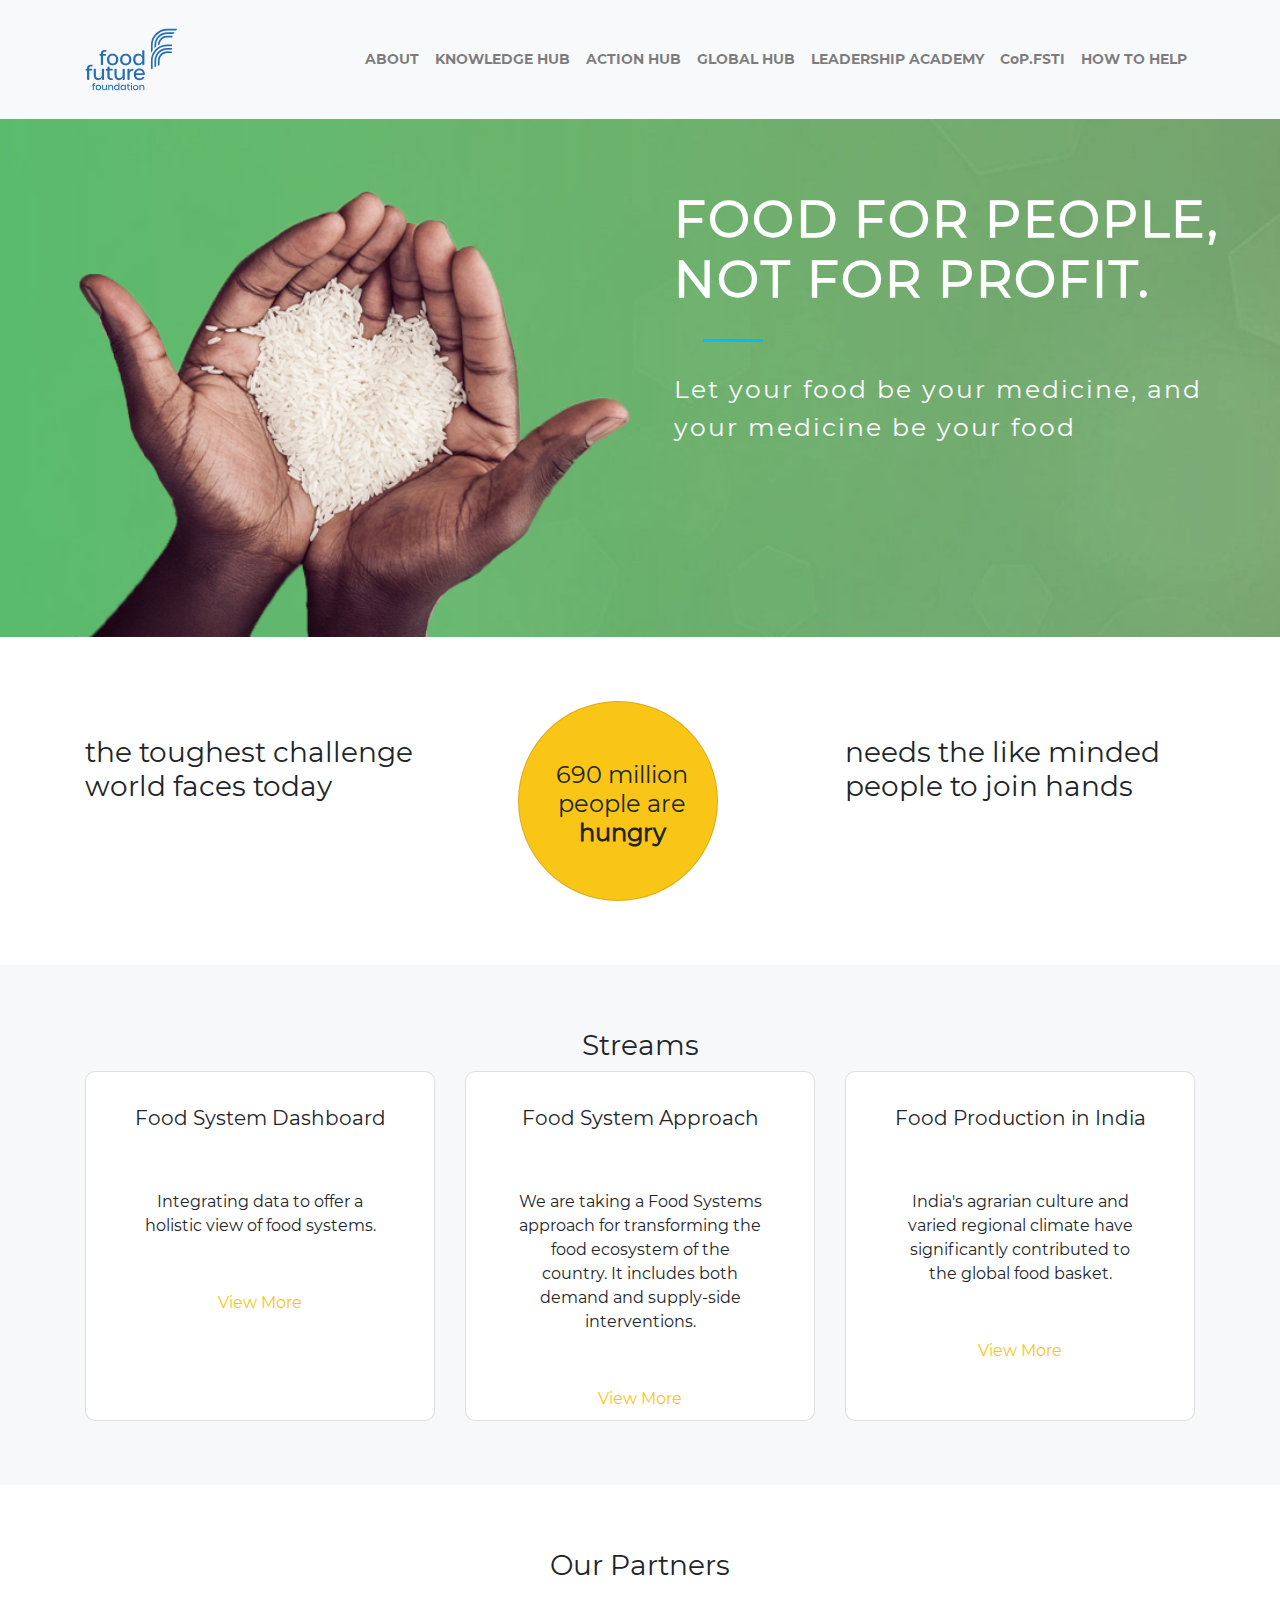
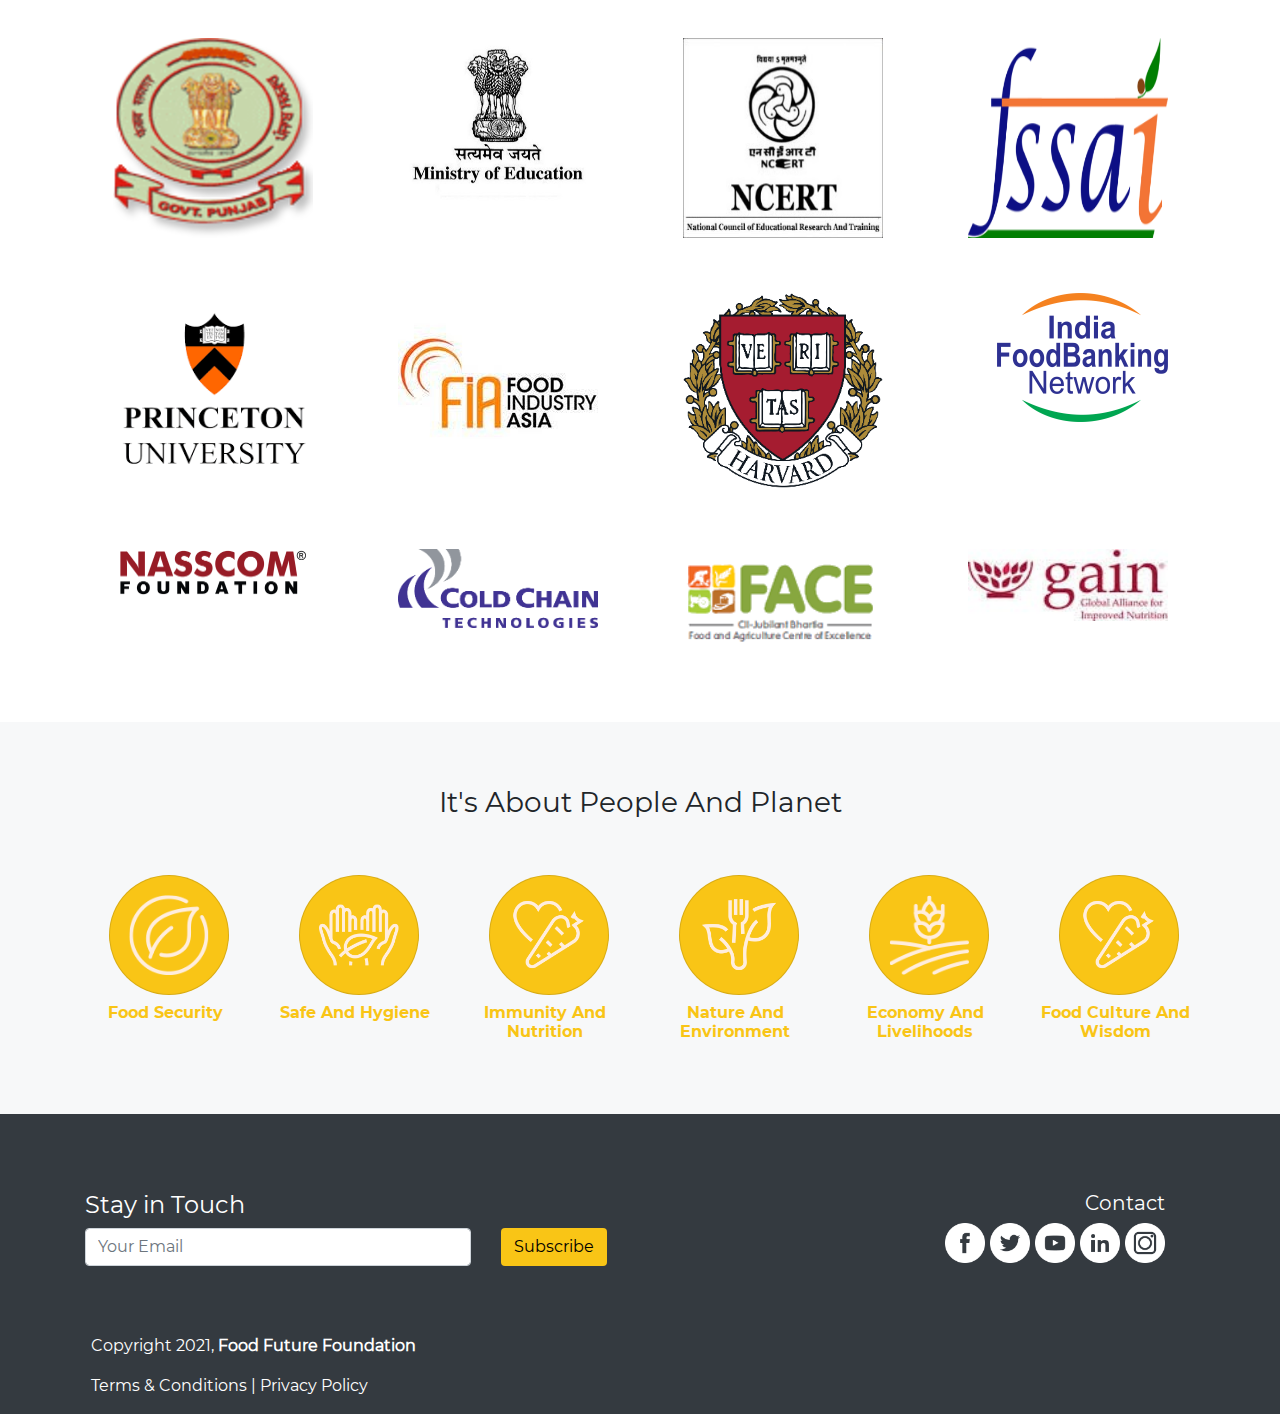
<file: index.html>
<!DOCTYPE html>
<html>

<head>
    <title>Home</title>
    <link rel="shortcut icon" href="./assests/images/favicon.png" type="image/png">
    <link rel="stylesheet" href="assests/libs/bootstrap/css/bootstrap.min.css">
    <link rel="stylesheet" href="https://cdnjs.cloudflare.com/ajax/libs/animate.css/4.1.1/animate.min.css" />
    <link rel="stylesheet" href="./css/style.css">

    <script src="./assests/libs/jquery/jquery.min.js"></script>
    <script src="./assests/libs/bootstrap/js/bootstrap.min.js"></script>
</head>

<body>
    <nav id="header" class="navbar navbar-expand-md bg-light navbar-light fixed-top">
        <div class="container">
            <a class="navbar-brand" href="./index.html">
                <img id="nav-logo" src="./assests/images/food-future-foundation-logo-01.svg" alt="Logo"
                    style="width: 93px; height: 93px">
            </a>
            <button class="navbar-toggler" type="button" data-toggle="collapse" data-target="#collapsibleNavbar">
                <span class="navbar-toggler-icon"></span>
            </button>
            <div class="collapse navbar-collapse" id="collapsibleNavbar">
                <ul class="navbar-nav ml-auto">
                    <li class="nav-item">
                        <a class="nav-link" href="./pages/about.html">ABOUT</a>
                    </li>
                    <li class="nav-item">
                        <a class="nav-link" href="./pages/knowledge-hub.html">KNOWLEDGE HUB</a>
                    </li>
                    <li class="nav-item">
                        <a class="nav-link" href="./pages/action-hub.html">ACTION HUB</a>
                    </li>
                    <li class="nav-item">
                        <a class="nav-link" href="./pages/global-hub.html">GLOBAL HUB</a>
                    </li>
                    <li class="nav-item">
                        <a class="nav-link" href="./pages/leadership-academy.html">LEADERSHIP ACADEMY</a>
                    </li>
                    <li class="nav-item">
                        <a class="nav-link" href="./pages/copfsti.html">CoP.FSTI</a>
                    </li>
                    <li class="nav-item">
                        <a class="nav-link" href="./pages/help-form.html">HOW TO HELP</a>
                    </li>
                </ul>
            </div>
        </div>
    </nav>
    <div class="main-header">
        <div class="overlay">
            <div class="overlay-container">
                <div class="row overlay-data">
                    <div class="col-md-6">
                        <img style="position: relative;height: 100%; width: 100%;"
                            class=" animate__animated animate__fadeInUp" width="500" height="395"
                            src="./assests/images/land.png" alt="">
                    </div>
                    <div class="col-md-6">
                        <div class="overlay-text">
                            <h2 class=" animate__animated animate__fadeInUp animate__delay-1s"
                                style="color: #fff; font-size: 50px !important;margin-bottom: 5%; letter-spacing: 2px;">
                                <b>FOOD FOR PEOPLE, NOT FOR PROFIT.</b>
                            </h2>
                            <div class=" animate__animated animate__fadeInUp animate__delay-1s"
                                style="width: 60px; height: 3px; margin-left:5%;background-color: rgb(0, 187, 255);z-index: 7;">
                            </div>
                            <p class="banner-text animate__animated animate__fadeInUp animate__delay-2s">Let your food
                                be your medicine, and your medicine be your food</p>
                        </div>
                    </div>
                </div>
            </div>
        </div>
    </div>
    <div class="stats">
        <div class="container">
            <div class="row">
                <div class="col-md-4">
                    <h3 style="margin-top: 10%;">the toughest challenge world faces today</h3>
                </div>
                <div class="col-md-4">
                    <div class="card"
                        style="width: 200px; height: 200px; border-radius: 50%; background-color: #f9c516; margin-left: 15%;">
                        <h4 style="padding-left: 15%;padding-right: 10%;padding-top: 30%; text-align: center;">690
                            million people are
                            <b>hungry</b>
                        </h4>
                    </div>
                </div>
                <div class="col-md-4">
                    <h3 style="margin-top: 10%;">needs the like minded people to join hands</h3>
                </div>
            </div>
        </div>
    </div>

    <div class="streams" style="text-align: center;">
        <div class="container">
            <h3>Streams</h3>
            <div class="row">
                <div class="col-md-4">
                    <div class="card card-stream">
                        <h5 class="stream-head">Food System Dashboard</h5>
                        <p class="stream-data">Integrating data to offer a holistic view of food systems.</p>
                        <a style="color:#f9c516 ;" href="http://">View More</a>
                    </div>
                </div>
                <div class="col-md-4">
                    <div class="card card-stream">
                        <h5 class="stream-head">Food System Approach</h5>
                        <p class="stream-data">We are taking a Food Systems approach for transforming the food ecosystem
                            of the country. It
                            includes both demand and supply-side interventions.</p>
                        <a style="color:#f9c516 ;" href="http://">View More</a>
                    </div>
                </div>
                <div class="col-md-4">
                    <div class="card card-stream">
                        <h5 class="stream-head">Food Production in India</h5>
                        <p class="stream-data">India's agrarian culture and varied regional climate have significantly
                            contributed to the
                            global food basket.</p>
                        <a style="color:#f9c516 ;" href="http://">View More</a>
                    </div>
                </div>
            </div>
        </div>
    </div>

    <div class="partners">
        <div class="container">
            <h3 style="margin-bottom: 5%;">Our Partners</h3>
            <div class="row">
                <div class="col-md-3">
                    <img src="./assests/images/partner1.png" width="200px" height="200px" alt="" srcset="">
                </div>
                <div class="col-md-3">
                    <img src="./assests/images/partner2.jpg" width="200px" height="200px" alt="" srcset="">
                </div>
                <div class="col-md-3">
                    <img src="./assests/images/partner3.jpg" width="200px" height="200px" alt="" srcset="">
                </div>
                <div class="col-md-3">
                    <img src="./assests/images/partner4.png" width="200px" height="200px" alt="" srcset="">
                </div>
            </div>
            <div class="row" style="margin-top: 5%;">
                <div class="col-md-3">
                    <img src="./assests/images/partner5.png" width="200px" alt="" srcset="">
                </div>
                <div class="col-md-3">
                    <img src="./assests/images/partner6.jpg" width="200px" alt="" srcset="">
                </div>
                <div class="col-md-3">
                    <img src="./assests/images/partner7.png" width="200px" alt="" srcset="">
                </div>
                <div class="col-md-3">
                    <img src="./assests/images/partner8.png" width="200px" alt="" srcset="">
                </div>
            </div>
            <div class="row" style="margin-top: 5%;">
                <div class="col-md-3">
                    <img src="./assests/images/partner9.png" width="200px" alt="" srcset="">
                </div>
                <div class="col-md-3">
                    <img src="./assests/images/partner10.png" width="200px" alt="" srcset="">
                </div>
                <div class="col-md-3">
                    <img src="./assests/images/partner11.png" width="200px" alt="" srcset="">
                </div>
                <div class="col-md-3">
                    <img src="./assests/images/partner12.jpg" width="200px" alt="" srcset="">
                </div>
            </div>
        </div>
    </div>

    <div class="people-planet">
        <div class="container">
            <h3 style="margin-bottom: 5%;">It's About People And Planet</h3>
            <div class="row">
                <div class="col-md-2">
                    <div class="card people-planet-card">
                        <img src="./assests/images/food-security.png" style="margin: 16%; width: 80px; height: 80px;"
                            alt="" srcset="">
                    </div>
                    <h6 class="people-planet-text">Food Security</h6>
                </div>
                <div class="col-md-2">
                    <div class="card people-planet-card">
                        <img src="./assests/images/eat-safe-icon-2.png" style="margin: 16%; width: 80px; height: 80px;"
                            alt="" srcset="">
                    </div>
                    <h6 class="people-planet-text">Safe And Hygiene</h6>
                </div>
                <div class="col-md-2">
                    <div class="card people-planet-card">
                        <img src="./assests/images/eat-healthy-icon-2.png"
                            style="margin: 16%; width: 80px; height: 80px;" alt="" srcset="">
                    </div>
                    <h6 class="people-planet-text">Immunity And Nutrition</h6>
                </div>
                <div class="col-md-2">
                    <div class="card people-planet-card">
                        <img src="./assests/images/eat-sustainable-icon-2.png"
                            style="margin: 16%; width: 80px; height: 80px;" alt="" srcset="">
                    </div>
                    <h6 class="people-planet-text">Nature And Environment</h6>
                </div>
                <div class="col-md-2">
                    <div class="card people-planet-card">
                        <img src="./assests/images/economy.png" style="margin: 16%; width: 80px; height: 80px;" alt=""
                            srcset="">
                    </div>
                    <h6 class="people-planet-text">Economy And Livelihoods</h6>
                </div>
                <div class="col-md-2">
                    <div class="card people-planet-card">
                        <img src="./assests/images/eat-healthy-icon-2.png"
                            style="margin: 16%; width: 80px; height: 80px;" alt="" srcset="">
                    </div>
                    <h6 class="people-planet-text">Food Culture And Wisdom</h6>
                </div>
            </div>
        </div>
    </div>

    <footer class="navbar navbar-expand-md bg-dark navbar-dark">
        <div class="container">
            <div class="row" style="width: 100%; margin-top:7%">
                <div class="col-md-6">
                    <h4 style="color: #fff;">Stay in Touch</h4>
                    <div class="row">
                        <div class="col-md-9">
                            <div class="form-group">
                                <input type="text" class="form-control" placeholder="Your Email">
                            </div>
                        </div>
                        <div class="col-md-3">
                            <button class="btn subscribe" type="button"> Subscribe</button>
                        </div>
                    </div>
                    <div class="row" style="width: 100%;color: #fff;">
                        <div style="margin-top: 10%; margin-left: 4%;">
                            <p>Copyright 2021, <b>Food Future Foundation</b></p>

                            <p><a style="color: #fff;" href="./pages/terms-conditions.html">Terms & Conditions</a> | <a
                                    style="color: #fff;" href="">Privacy
                                    Policy</a></p>
                        </div>
                    </div>
                </div>
                <div class="col-md-6">
                    <div class="contact">
                        <h5>Contact</h5>
                        <div class="social-links">
                            <ul class="social-ul">
                                <li class="social-li"><a href="http://"><img class="social-icons"
                                            src="./assests/images/icon-fb.png"></a></li>
                                <li class="social-li"><a href="http://"><img class="social-icons"
                                            src="./assests/images/icon-twtter.png"></a>
                                </li>
                                <li class="social-li"><a href="http://"><img class="social-icons"
                                            src="./assests/images/icon-youtube.png"></a>
                                </li>
                                <li class="social-li"><a href="http://"><img class="social-icons"
                                            src="./assests/images/icon-linkedin.png"></a></li>
                                <li class="social-li"><a href="http://"><img class="social-icons"
                                            src="./assests/images/instagram.png"></a>
                                </li>
                            </ul>
                        </div>
                    </div>
                </div>
            </div>
        </div>
    </footer>

    <script src="./js/index.js"></script>
</body>

</html>
</file>
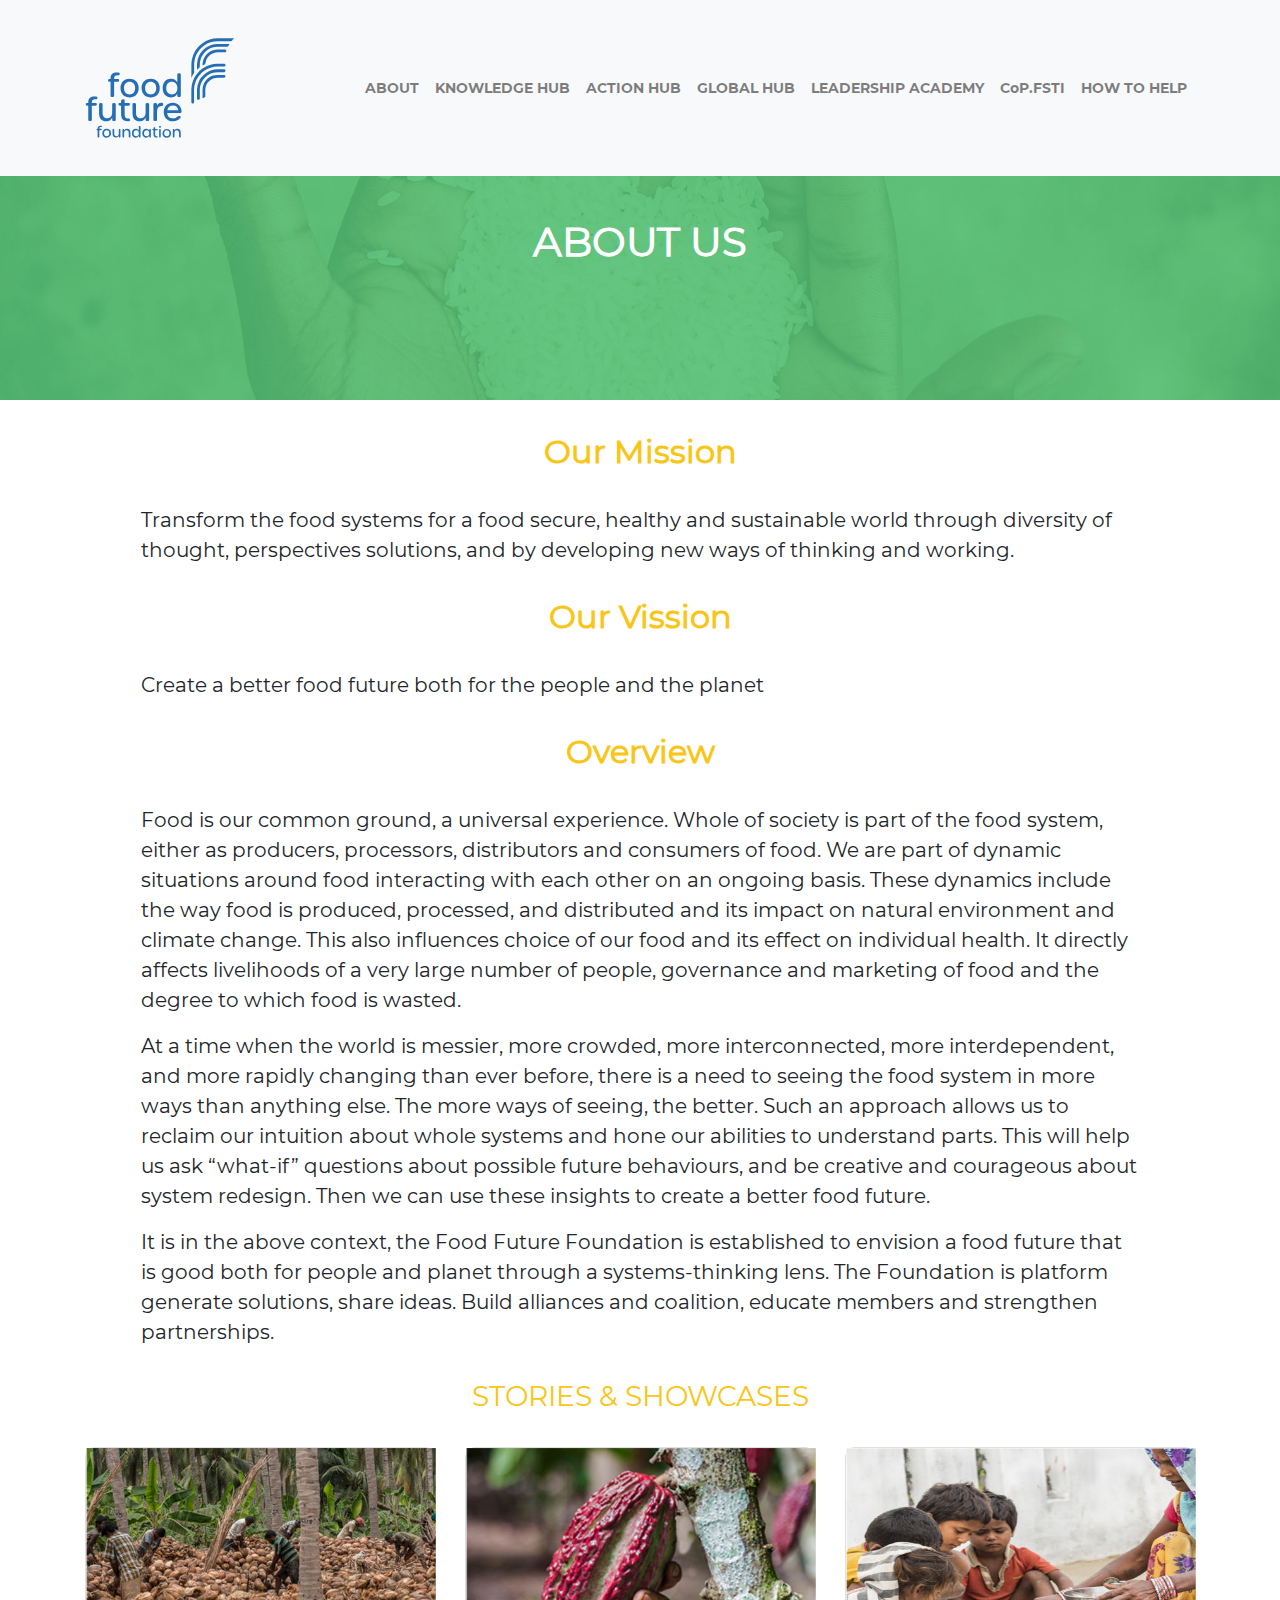
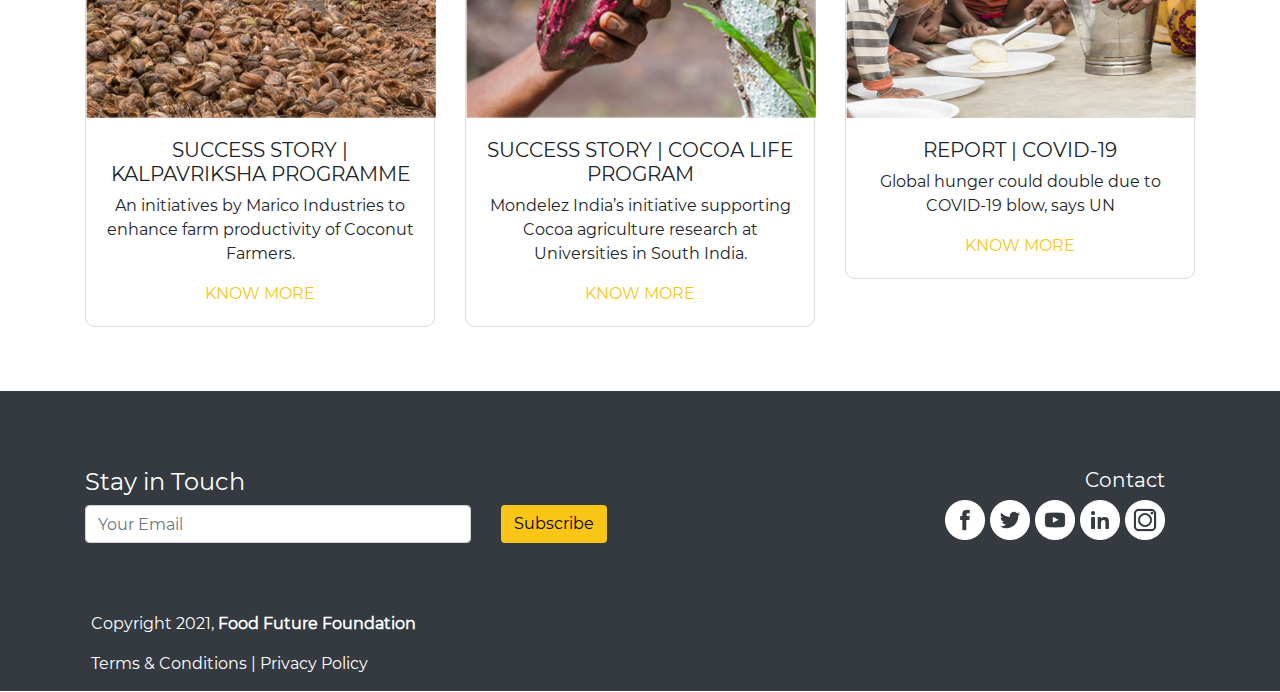
<file: pages/about.html>
<!DOCTYPE html>
<html>

<head>
    <title>ABOUT</title>
    <link rel="shortcut icon" href="../assests/images/favicon.png" type="image/png">
    <link rel="stylesheet" href="../assests/libs/bootstrap/css/bootstrap.min.css">
    <link rel="stylesheet" href="../css/style.css">

    <script src="../assests/libs/jquery/jquery.min.js"></script>
    <script src="../assests/libs/bootstrap/js/bootstrap.min.js"></script>
</head>

<body>
    <nav id="header" class="navbar navbar-expand-md bg-light navbar-light fixed-top">
        <div class="container">
            <a class="navbar-brand" href="../index.html">
                <img id="nav-logo" src="../assests/images/food-future-foundation-logo-01.svg" alt="Logo"
                    style="width: 150px; height: 150px;">
            </a>
            <button class="navbar-toggler" type="button" data-toggle="collapse" data-target="#collapsibleNavbar">
                <span class="navbar-toggler-icon"></span>
            </button>
            <div class="collapse navbar-collapse" id="collapsibleNavbar">
                <ul class="navbar-nav ml-auto">
                    <li class="nav-item">
                        <a class="nav-link" href="../pages/about.html">ABOUT</a>
                    </li>
                    <li class="nav-item">
                        <a class="nav-link" href="../pages/knowledge-hub.html">KNOWLEDGE HUB</a>
                    </li>
                    <li class="nav-item">
                        <a class="nav-link" href="../pages/action-hub.html">ACTION HUB</a>
                    </li>
                    <li class="nav-item">
                        <a class="nav-link" href="../pages/global-hub.html">GLOBAL HUB</a>
                    </li>
                    <li class="nav-item">
                        <a class="nav-link" href="../pages/leadership-academy.html">LEADERSHIP ACADEMY</a>
                    </li>
                    <li class="nav-item">
                        <a class="nav-link" href="../pages/copfsti.html">CoP.FSTI</a>
                    </li>
                    <li class="nav-item">
                        <a class="nav-link" href="../pages/help-form.html">HOW TO HELP</a>
                    </li>
                </ul>
            </div>
        </div>
    </nav>
    <div class="about-header">
        <div class="overlay">
            <div class="about-text">
                <h3 style="color: #fff; font-size: 40px !important;"><b>ABOUT US</b></h3>
            </div>
        </div>
    </div>
    <div class="about-content">
        <div class="container">
            <h2 class="about-heading"><b>Our Mission</b></h2>
            <p class="about-data">Transform the food systems for a food secure, healthy and sustainable world through
                diversity of thought, perspectives solutions, and by developing new ways of thinking and working.</p>
            <h2 class="about-heading"><b>Our Vission</b></h2>
            <p class="about-data">Create a better food future both for the people and the planet</p>

            <h2 class="about-heading"><b>Overview</b></h2>
            <p class="about-data">Food is our common ground, a universal experience. Whole of society is part of the
                food system, either as producers, processors, distributors and consumers of food. We are part of dynamic
                situations around food interacting with each other on an ongoing basis. These dynamics include the way
                food is produced, processed, and distributed and its impact on natural environment and climate change.
                This also influences choice of our food and its effect on individual health. It directly affects
                livelihoods of a very large number of people, governance and marketing of food and the degree to which
                food is wasted. </p>
            <p class="about-data">At a time when the world is messier, more crowded, more interconnected, more
                interdependent, and more rapidly changing than ever before, there is a need to seeing the food system in
                more ways than anything else. The more ways of seeing, the better. Such an approach allows us to reclaim
                our intuition about whole systems and hone our abilities to understand parts. This will help us ask
                “what-if” questions about possible future behaviours, and be creative and courageous about system
                redesign. Then we can use these insights to create a better food future. </p>
            <p class="about-data">It is in the above context, the Food Future Foundation is established to envision a
                food future that is good both for people and planet through a systems-thinking lens. The Foundation is
                platform generate solutions, share ideas. Build alliances and coalition, educate members and strengthen
                partnerships. </p>
        </div>
    </div>

    <div class="stories">
        <div class="container">
            <h3 class="about-heading">STORIES & SHOWCASES</h3>

            <div class="row">
                <div class="col-md-4">
                    <div class="card">
                        <div class="card-image">
                            <img src="../assests/images/coconut-farmers-inner.jpg" width="350px" height="270px" alt="">
                        </div>
                        <div class="card-body">
                            <h5>SUCCESS STORY | KALPAVRIKSHA PROGRAMME</h5>
                            <p>An initiatives by Marico Industries to enhance farm productivity of Coconut Farmers.</p>
                            <a style="color: #f9c516;" href="http://">KNOW MORE</a>
                        </div>
                    </div>
                </div>
                <div class="col-md-4">
                    <div class="card">
                        <div class="card-image">
                            <img src="../assests/images/cocoa-inner.jpg" width="350px" height="270px" alt="">
                        </div>
                        <div class="card-body">
                            <h5>SUCCESS STORY | COCOA LIFE PROGRAM</h5>
                            <p>Mondelez India’s initiative supporting Cocoa agriculture research at Universities in
                                South India.</p>
                            <a style="color: #f9c516;" href="http://">KNOW MORE</a>
                        </div>
                    </div>
                </div>
                <div class="col-md-4">
                    <div class="card">
                        <div class="card-image">
                            <img src="../assests/images/hunger.jpg" width="350px" height="270px" alt="">
                        </div>
                        <div class="card-body">
                            <h5>REPORT | COVID-19</h5>
                            <p>Global hunger could double due to COVID-19 blow, says UN</p>
                            <a style="color: #f9c516;" href="http://">KNOW MORE</a>
                        </div>
                    </div>
                </div>
            </div>
        </div>
    </div>

    <footer class="navbar navbar-expand-md bg-dark navbar-dark">
        <div class="container">
            <div class="row" style="width: 100%; margin-top:7%">
                <div class="col-md-6">
                    <h4 style="color: #fff;">Stay in Touch</h4>
                    <div class="row">
                        <div class="col-md-9">
                            <div class="form-group">
                                <input type="text" class="form-control" placeholder="Your Email">
                            </div>
                        </div>
                        <div class="col-md-3">
                            <button class="btn subscribe" type="button"> Subscribe</button>
                        </div>
                    </div>
                    <div class="row" style="width: 100%;color: #fff;">
                        <div style="margin-top: 10%; margin-left: 4%;">
                            <p>Copyright 2021, <b>Food Future Foundation</b></p>

                            <p><a style="color: #fff;" href="../pages/terms-conditions.html">Terms & Conditions</a> | <a
                                    style="color: #fff;" href="">Privacy
                                    Policy</a></p>
                        </div>
                    </div>
                </div>
                <div class="col-md-6">
                    <div class="contact">
                        <h5>Contact</h5>
                        <div class="social-links">
                            <ul class="social-ul">
                                <li class="social-li"><a href="http://"><img class="social-icons"
                                            src="../assests/images/icon-fb.png"></a></li>
                                <li class="social-li"><a href="http://"><img class="social-icons"
                                            src="../assests/images/icon-twtter.png"></a>
                                </li>
                                <li class="social-li"><a href="http://"><img class="social-icons"
                                            src="../assests/images/icon-youtube.png"></a>
                                </li>
                                <li class="social-li"><a href="http://"><img class="social-icons"
                                            src="../assests/images/icon-linkedin.png"></a></li>
                                <li class="social-li"><a href="http://"><img class="social-icons"
                                            src="../assests/images/instagram.png"></a>
                                </li>
                            </ul>
                        </div>
                    </div>
                </div>
            </div>
        </div>
    </footer>

    <script src="../js/index.js"></script>
</body>

</html>
</file>
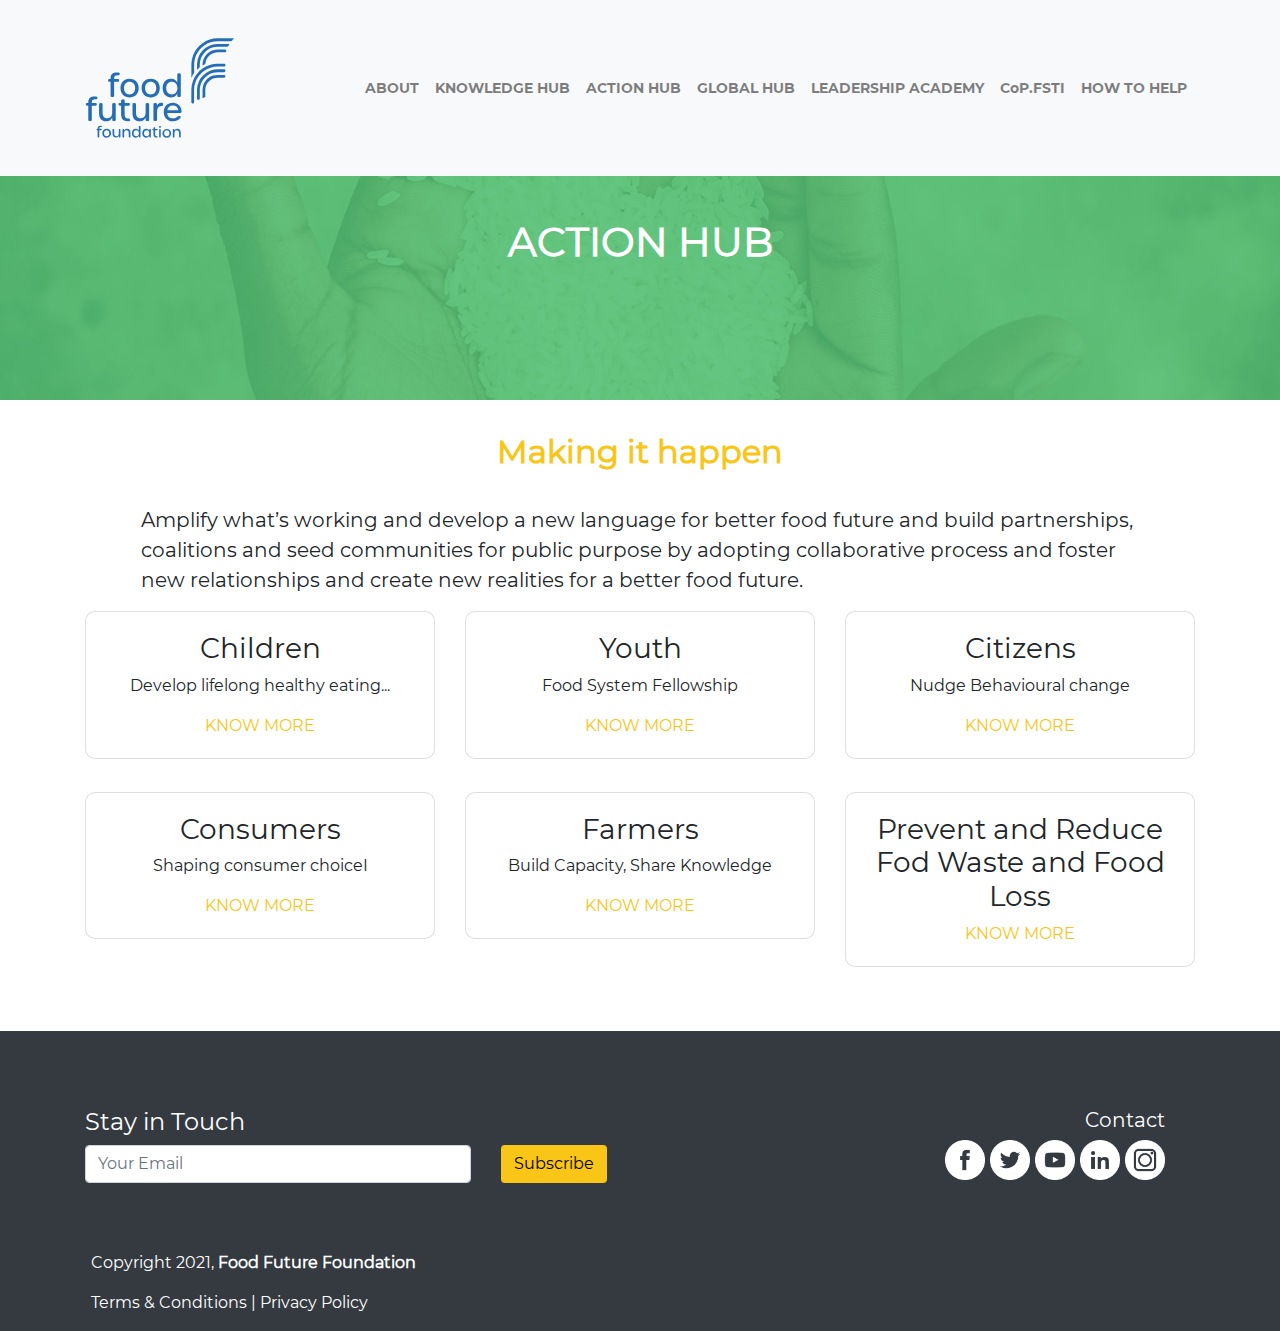
<file: pages/action-hub.html>
<!DOCTYPE html>
<html>

<head>
    <title>ACTION HUB</title>
    <link rel="shortcut icon" href="../assests/images/favicon.png" type="image/png">
    <link rel="stylesheet" href="../assests/libs/bootstrap/css/bootstrap.min.css">
    <link rel="stylesheet" href="../css/style.css">

    <script src="../assests/libs/jquery/jquery.min.js"></script>
    <script src="../assests/libs/bootstrap/js/bootstrap.min.js"></script>
</head>

<body>
    <nav id="header" class="navbar navbar-expand-md bg-light navbar-light fixed-top">
        <div class="container">
            <a class="navbar-brand" href="../index.html">
                <img id="nav-logo" src="../assests/images/food-future-foundation-logo-01.svg" alt="Logo"
                    style="width: 150px; height: 150px;">
            </a>
            <button class="navbar-toggler" type="button" data-toggle="collapse" data-target="#collapsibleNavbar">
                <span class="navbar-toggler-icon"></span>
            </button>
            <div class="collapse navbar-collapse" id="collapsibleNavbar">
                <ul class="navbar-nav ml-auto">
                    <li class="nav-item">
                        <a class="nav-link" href="../pages/about.html">ABOUT</a>
                    </li>
                    <li class="nav-item">
                        <a class="nav-link" href="../pages/knowledge-hub.html">KNOWLEDGE HUB</a>
                    </li>
                    <li class="nav-item">
                        <a class="nav-link" href="../pages/action-hub.html">ACTION HUB</a>
                    </li>
                    <li class="nav-item">
                        <a class="nav-link" href="../pages/global-hub.html">GLOBAL HUB</a>
                    </li>
                    <li class="nav-item">
                        <a class="nav-link" href="../pages/leadership-academy.html">LEADERSHIP ACADEMY</a>
                    </li>
                    <li class="nav-item">
                        <a class="nav-link" href="../pages/copfsti.html">CoP.FSTI</a>
                    </li>
                    <li class="nav-item">
                        <a class="nav-link" href="../pages/help-form.html">HOW TO HELP</a>
                    </li>
                </ul>
            </div>
        </div>
    </nav>
    <div class="about-header">
        <div class="overlay">
            <div class="about-text">
                <h3 style="color: #fff; font-size: 40px !important;"><b>ACTION HUB</b></h3>
            </div>
        </div>
    </div>
    <div class="about-content">
        <div class="container">
            <h2 class="about-heading"><b>Making it happen</b></h2>
            <p class="about-data">Amplify what’s working and develop a new language for better food future and build
                partnerships, coalitions and seed communities for public purpose by adopting collaborative process and
                foster new relationships and create new realities for a better food future. </p>
        </div>
    </div>

    <div class="action">
        <div class="container">
            <div class="row">
                <div class="col-md-4">
                    <div class="card">
                        <div class="card-body">
                            <h3 class="action-head">Children</h3>
                            <p class="action-data">Develop lifelong healthy eating...</p>
                            <a style="color: #f9c516;" href="http://">KNOW MORE</a>
                        </div>
                    </div>
                </div>
                <div class="col-md-4">
                    <div class="card">
                        <div class="card-body">
                            <h3 class="action-head">Youth</h3>
                            <p class="action-data">Food System Fellowship</p>
                            <a style="color: #f9c516;" href="http://">KNOW MORE</a>
                        </div>
                    </div>
                </div>
                <div class="col-md-4">
                    <div class="card">
                        <div class="card-body">
                            <h3 class="action-head">Citizens</h3>
                            <p class="action-data">Nudge Behavioural change</p>
                            <a style="color: #f9c516;" href="http://">KNOW MORE</a>
                        </div>
                    </div>
                </div>
            </div>
            <div class="row" style="margin-top: 3%;">
                <div class="col-md-4">
                    <div class="card">
                        <div class="card-body">
                            <h3 class="action-head">Consumers</h3>
                            <p class="action-data">Shaping consumer choiceI</p>
                            <a style="color: #f9c516;" href="http://">KNOW MORE</a>
                        </div>
                    </div>
                </div>
                <div class="col-md-4">
                    <div class="card">
                        <div class="card-body">
                            <h3 class="action-head">Farmers</h3>
                            <p class="action-data">Build Capacity, Share Knowledge</p>
                            <a style="color: #f9c516;" href="http://">KNOW MORE</a>
                        </div>
                    </div>
                </div>
                <div class="col-md-4">
                    <div class="card">
                        <div class="card-body">
                            <h3 class="action-head">Prevent and Reduce Fod Waste and Food Loss</h3>
                            <a style="color: #f9c516;" href="http://">KNOW MORE</a>
                        </div>
                    </div>
                </div>
            </div>
        </div>
    </div>

    <footer class="navbar navbar-expand-md bg-dark navbar-dark">
        <div class="container">
            <div class="row" style="width: 100%; margin-top:7%">
                <div class="col-md-6">
                    <h4 style="color: #fff;">Stay in Touch</h4>
                    <div class="row">
                        <div class="col-md-9">
                            <div class="form-group">
                                <input type="text" class="form-control" placeholder="Your Email">
                            </div>
                        </div>
                        <div class="col-md-3">
                            <button class="btn subscribe" type="button"> Subscribe</button>
                        </div>
                    </div>
                    <div class="row" style="width: 100%;color: #fff;">
                        <div style="margin-top: 10%; margin-left: 4%;">
                            <p>Copyright 2021, <b>Food Future Foundation</b></p>

                            <p><a style="color: #fff;" href="../pages/terms-conditions.html">Terms & Conditions</a> | <a
                                    style="color: #fff;" href="">Privacy
                                    Policy</a></p>
                        </div>
                    </div>
                </div>
                <div class="col-md-6">
                    <div class="contact">
                        <h5>Contact</h5>
                        <div class="social-links">
                            <ul class="social-ul">
                                <li class="social-li"><a href="http://"><img class="social-icons"
                                            src="../assests/images/icon-fb.png"></a></li>
                                <li class="social-li"><a href="http://"><img class="social-icons"
                                            src="../assests/images/icon-twtter.png"></a>
                                </li>
                                <li class="social-li"><a href="http://"><img class="social-icons"
                                            src="../assests/images/icon-youtube.png"></a>
                                </li>
                                <li class="social-li"><a href="http://"><img class="social-icons"
                                            src="../assests/images/icon-linkedin.png"></a></li>
                                <li class="social-li"><a href="http://"><img class="social-icons"
                                            src="../assests/images/instagram.png"></a>
                                </li>
                            </ul>
                        </div>
                    </div>
                </div>
            </div>
        </div>
    </footer>

    <script src="../js/index.js"></script>
</body>

</html>
</file>
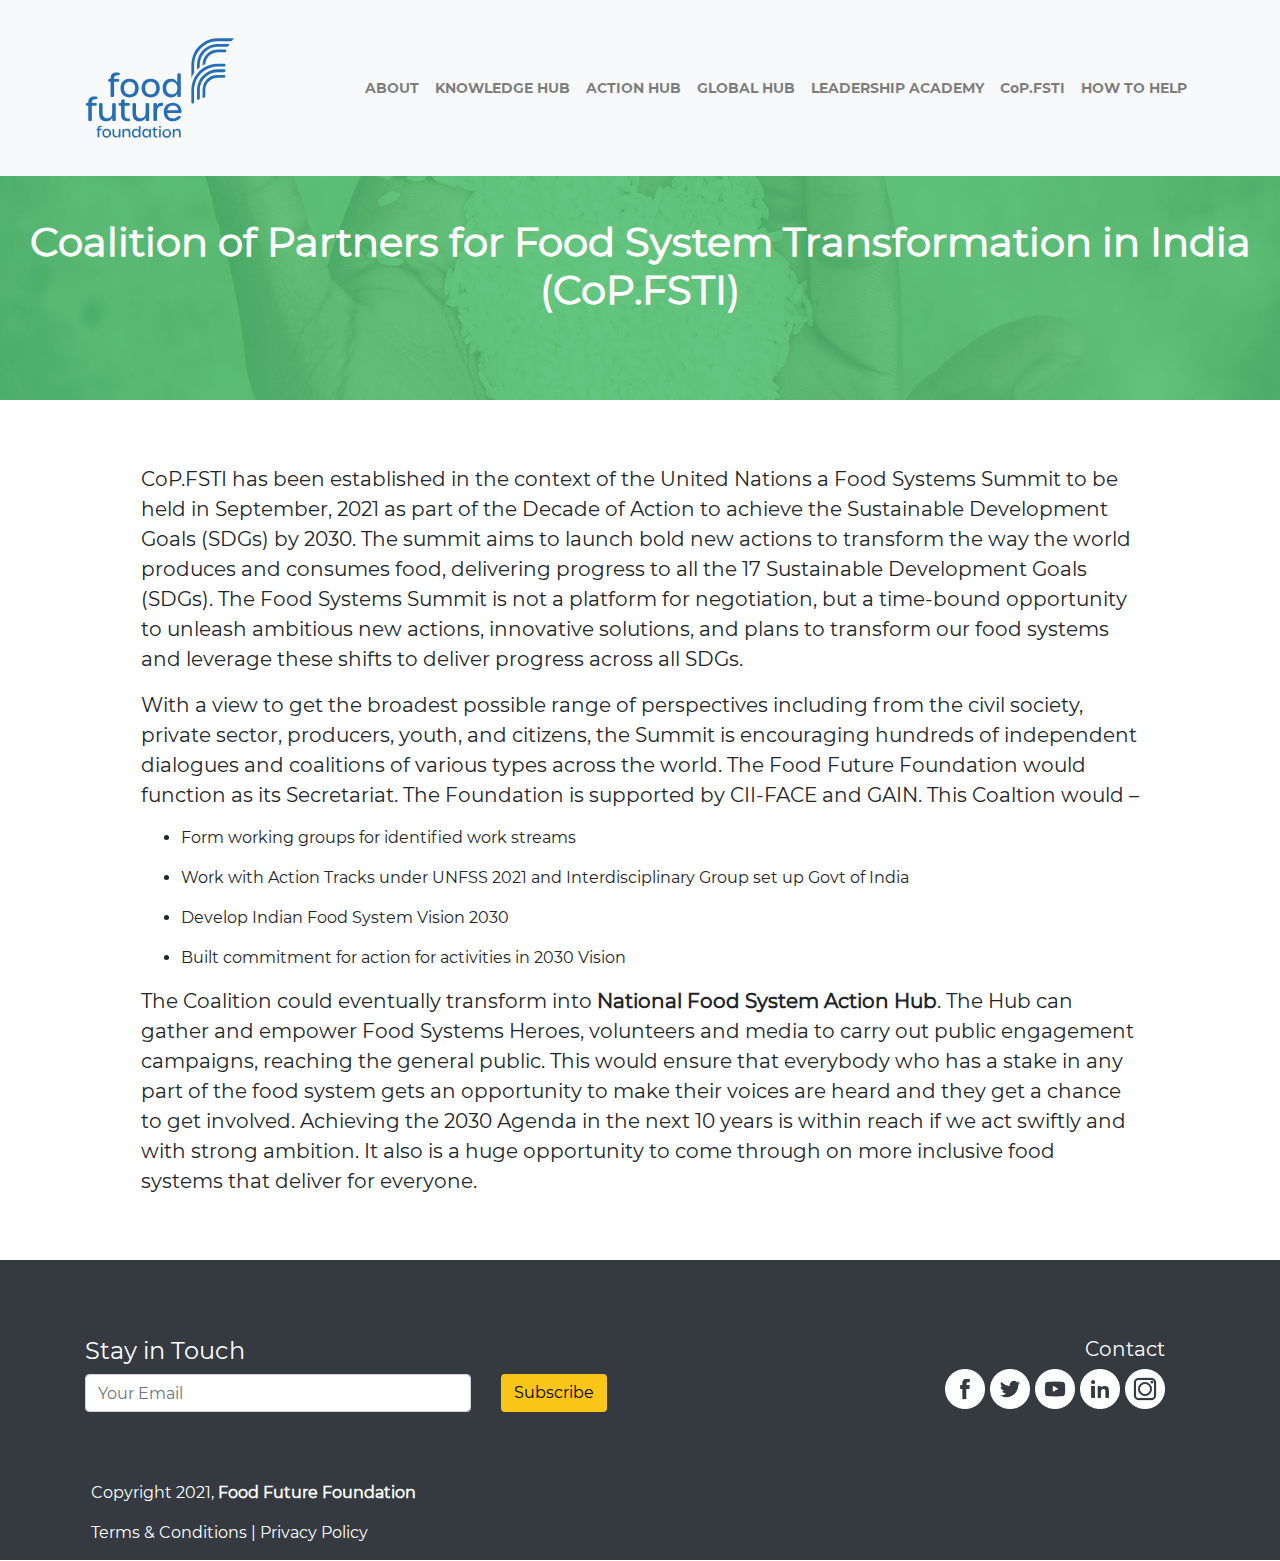
<file: pages/copfsti.html>
<!DOCTYPE html>
<html>

<head>
    <title>COPFSTI</title>
    <link rel="shortcut icon" href="../assests/images/favicon.png" type="image/png">
    <link rel="stylesheet" href="../assests/libs/bootstrap/css/bootstrap.min.css">
    <link rel="stylesheet" href="../css/style.css">

    <script src="../assests/libs/jquery/jquery.min.js"></script>
    <script src="../assests/libs/bootstrap/js/bootstrap.min.js"></script>
</head>

<body>
    <nav id="header" class="navbar navbar-expand-md bg-light navbar-light fixed-top">
        <div class="container">
            <a class="navbar-brand" href="../index.html">
                <img id="nav-logo" src="../assests/images/food-future-foundation-logo-01.svg" alt="Logo"
                    style="width: 150px; height: 150px;">
            </a>
            <button class="navbar-toggler" type="button" data-toggle="collapse" data-target="#collapsibleNavbar">
                <span class="navbar-toggler-icon"></span>
            </button>
            <div class="collapse navbar-collapse" id="collapsibleNavbar">
                <ul class="navbar-nav ml-auto">
                    <li class="nav-item">
                        <a class="nav-link" href="../pages/about.html">ABOUT</a>
                    </li>
                    <li class="nav-item">
                        <a class="nav-link" href="../pages/knowledge-hub.html">KNOWLEDGE HUB</a>
                    </li>
                    <li class="nav-item">
                        <a class="nav-link" href="../pages/action-hub.html">ACTION HUB</a>
                    </li>
                    <li class="nav-item">
                        <a class="nav-link" href="../pages/global-hub.html">GLOBAL HUB</a>
                    </li>
                    <li class="nav-item">
                        <a class="nav-link" href="../pages/leadership-academy.html">LEADERSHIP ACADEMY</a>
                    </li>
                    <li class="nav-item">
                        <a class="nav-link" href="../pages/copfsti.html">CoP.FSTI</a>
                    </li>
                    <li class="nav-item">
                        <a class="nav-link" href="../pages/help-form.html">HOW TO HELP</a>
                    </li>
                </ul>
            </div>
        </div>
    </nav>
    <div class="about-header">
        <div class="overlay">
            <div class="about-text">
                <h3 style="color: #fff; font-size: 40px !important;"><b>Coalition of Partners for Food System
                        Transformation in India (CoP.FSTI)</b></h3>
            </div>
        </div>
    </div>
    <div class="about-content" style="margin-top: 5%; margin-bottom: 5%;">
        <div class="container">
            <p class="about-data">CoP.FSTI has been established in the context of the United Nations a Food Systems
                Summit to be held in September, 2021 as part of the Decade of Action to achieve the Sustainable
                Development Goals (SDGs) by 2030. The summit aims to launch bold new actions to transform the way the
                world produces and consumes food, delivering progress to all the 17 Sustainable Development Goals
                (SDGs). The Food Systems Summit is not a platform for negotiation, but a time-bound opportunity to
                unleash ambitious new actions, innovative solutions, and plans to transform our food systems and
                leverage these shifts to deliver progress across all SDGs.</p>
            <p class="about-data">With a view to get the broadest possible range of perspectives including from the
                civil society, private sector, producers, youth, and citizens, the Summit is encouraging hundreds of
                independent dialogues and coalitions of various types across the world. The Food Future Foundation would
                function as its Secretariat. The Foundation is supported by CII-FACE and GAIN. This Coaltion would –
            <ul style="margin-left: 5%;">
                <li>
                    <p>Form working groups for identified work streams</p>
                </li>
                <li>
                    <p>Work with Action Tracks under UNFSS 2021 and Interdisciplinary Group set up Govt of India</p>
                </li>
                <li>
                    <p>
                        Develop Indian Food System Vision 2030
                    </p>
                </li>
                <li>
                    <p>Built commitment for action for activities in 2030 Vision</p>
                </li>
            </ul>
            </p>
            <p class="about-data">The Coalition could eventually transform into <b>National Food System Action Hub</b>.
                The Hub
                can gather and empower Food Systems Heroes, volunteers and media to carry out public engagement
                campaigns, reaching the general public. This would ensure that everybody who has a stake in any part of
                the food system gets an opportunity to make their voices are heard and they get a chance to get
                involved. Achieving the 2030 Agenda in the next 10 years is within reach if we act swiftly and with
                strong ambition. It also is a huge opportunity to come through on more inclusive food systems that
                deliver for everyone. </p>
        </div>
    </div>

    <footer class="navbar navbar-expand-md bg-dark navbar-dark">
        <div class="container">
            <div class="row" style="width: 100%; margin-top:7%">
                <div class="col-md-6">
                    <h4 style="color: #fff;">Stay in Touch</h4>
                    <div class="row">
                        <div class="col-md-9">
                            <div class="form-group">
                                <input type="text" class="form-control" placeholder="Your Email">
                            </div>
                        </div>
                        <div class="col-md-3">
                            <button class="btn subscribe" type="button"> Subscribe</button>
                        </div>
                    </div>
                    <div class="row" style="width: 100%;color: #fff;">
                        <div style="margin-top: 10%; margin-left: 4%;">
                            <p>Copyright 2021, <b>Food Future Foundation</b></p>

                            <p><a style="color: #fff;" href="../pages/terms-conditions.html">Terms & Conditions</a> | <a
                                    style="color: #fff;" href="">Privacy
                                    Policy</a></p>
                        </div>
                    </div>
                </div>
                <div class="col-md-6">
                    <div class="contact">
                        <h5>Contact</h5>
                        <div class="social-links">
                            <ul class="social-ul">
                                <li class="social-li"><a href="http://"><img class="social-icons"
                                            src="../assests/images/icon-fb.png"></a></li>
                                <li class="social-li"><a href="http://"><img class="social-icons"
                                            src="../assests/images/icon-twtter.png"></a>
                                </li>
                                <li class="social-li"><a href="http://"><img class="social-icons"
                                            src="../assests/images/icon-youtube.png"></a>
                                </li>
                                <li class="social-li"><a href="http://"><img class="social-icons"
                                            src="../assests/images/icon-linkedin.png"></a></li>
                                <li class="social-li"><a href="http://"><img class="social-icons"
                                            src="../assests/images/instagram.png"></a>
                                </li>
                            </ul>
                        </div>
                    </div>
                </div>
            </div>
        </div>
    </footer>

    <script src="../js/index.js"></script>
</body>

</html>
</file>
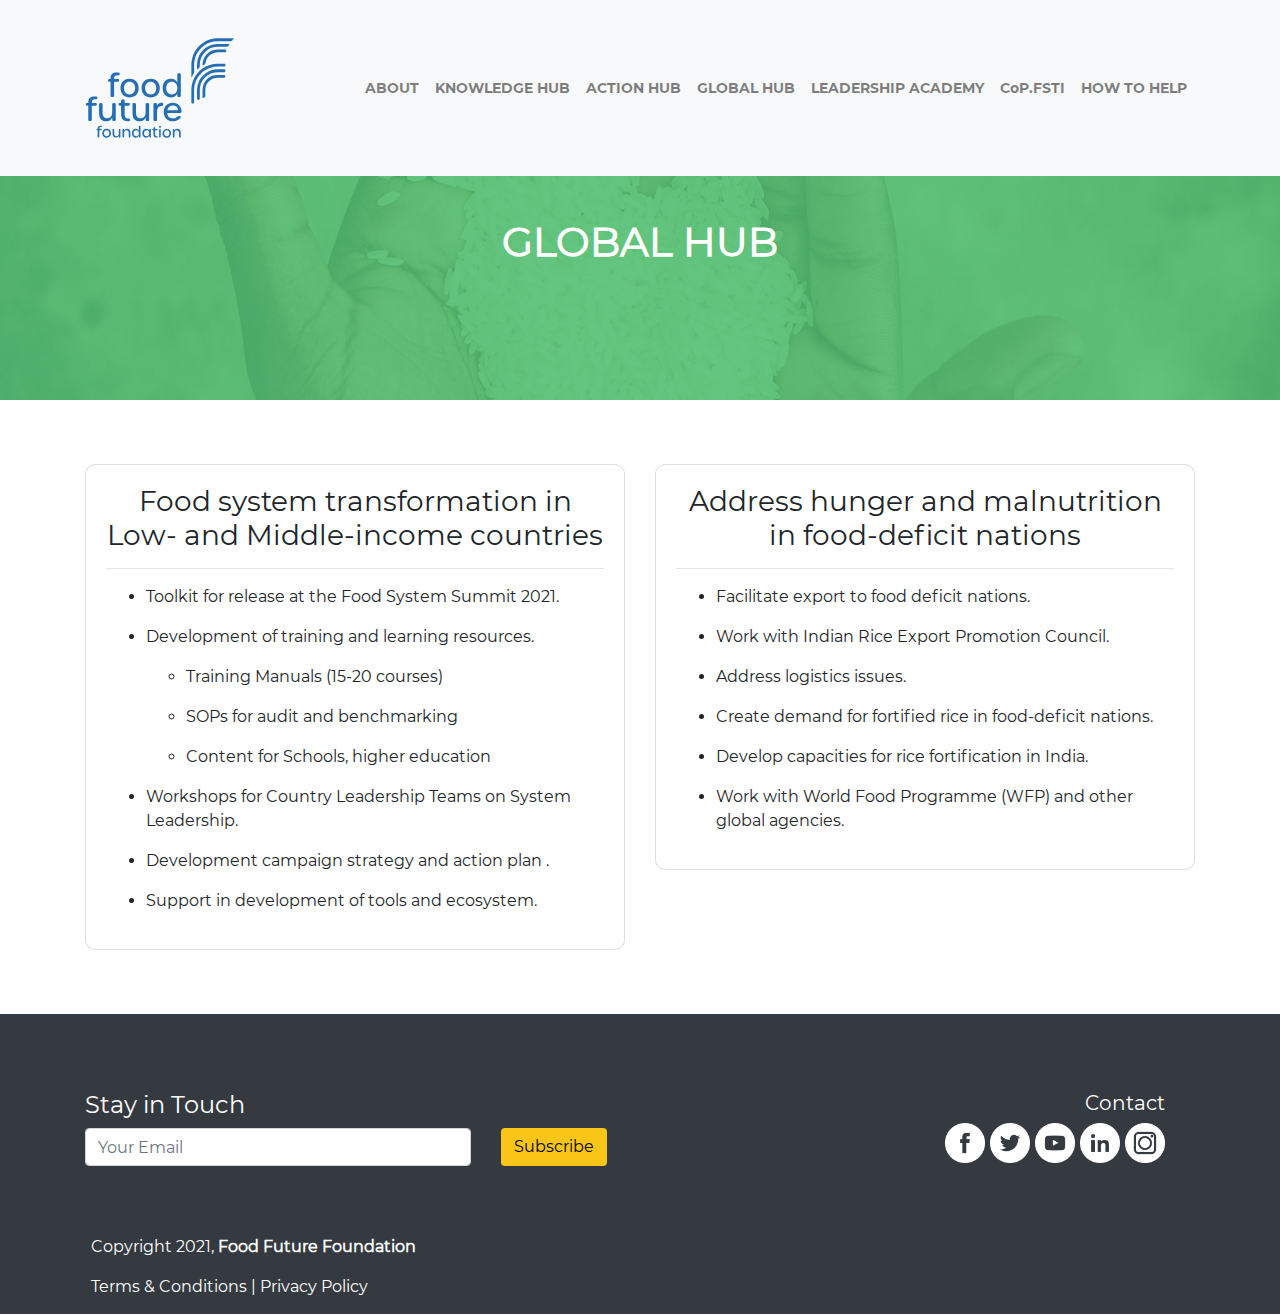
<file: pages/global-hub.html>
<!DOCTYPE html>
<html>

<head>
    <title>GLOBAL HUB</title>
    <link rel="shortcut icon" href="../assests/images/favicon.png" type="image/png">
    <link rel="stylesheet" href="../assests/libs/bootstrap/css/bootstrap.min.css">
    <link rel="stylesheet" href="../css/style.css">

    <script src="../assests/libs/jquery/jquery.min.js"></script>
    <script src="../assests/libs/bootstrap/js/bootstrap.min.js"></script>
</head>

<body>
    <nav id="header" class="navbar navbar-expand-md bg-light navbar-light fixed-top">
        <div class="container">
            <a class="navbar-brand" href="../index.html">
                <img id="nav-logo" src="../assests/images/food-future-foundation-logo-01.svg" alt="Logo"
                    style="width: 150px; height: 150px;">
            </a>
            <button class="navbar-toggler" type="button" data-toggle="collapse" data-target="#collapsibleNavbar">
                <span class="navbar-toggler-icon"></span>
            </button>
            <div class="collapse navbar-collapse" id="collapsibleNavbar">
                <ul class="navbar-nav ml-auto">
                    <li class="nav-item">
                        <a class="nav-link" href="../pages/about.html">ABOUT</a>
                    </li>
                    <li class="nav-item">
                        <a class="nav-link" href="../pages/knowledge-hub.html">KNOWLEDGE HUB</a>
                    </li>
                    <li class="nav-item">
                        <a class="nav-link" href="../pages/action-hub.html">ACTION HUB</a>
                    </li>
                    <li class="nav-item">
                        <a class="nav-link" href="../pages/global-hub.html">GLOBAL HUB</a>
                    </li>
                    <li class="nav-item">
                        <a class="nav-link" href="../pages/leadership-academy.html">LEADERSHIP ACADEMY</a>
                    </li>
                    <li class="nav-item">
                        <a class="nav-link" href="../pages/copfsti.html">CoP.FSTI</a>
                    </li>
                    <li class="nav-item">
                        <a class="nav-link" href="../pages/help-form.html">HOW TO HELP</a>
                    </li>
                </ul>
            </div>
        </div>
    </nav>
    <div class="about-header">
        <div class="overlay">
            <div class="about-text">
                <h3 style="color: #fff; font-size: 40px !important;"><b>GLOBAL HUB</b></h3>
            </div>
        </div>
    </div>
    <div class="action" style="margin-top: 5%;">
        <div class="container">
            <div class="row">
                <div class="col-md-6">
                    <div class="card">
                        <div class="card-body leadership-card">
                            <h3 class="leadership-head">Food system transformation in Low- and Middle-income countries
                            </h3>
                            <hr>
                            <ul>
                                <li>
                                    <p>Toolkit for release at the Food System Summit 2021.</p>
                                </li>
                                <li>
                                    <p>Development of training and learning resources.</p>
                                    <ul>
                                        <li>
                                            <p>Training Manuals (15-20 courses)</p>
                                        </li>
                                        <li>
                                            <p>SOPs for audit and benchmarking</p>
                                        </li>
                                        <li>
                                            <p>Content for Schools, higher education</p>
                                        </li>
                                    </ul>
                                </li>
                                <li>
                                    <p>Workshops for Country Leadership Teams on System Leadership.</p>
                                </li>
                                <li>
                                    <p>Development campaign strategy and action plan .</p>
                                </li>
                                <li>
                                    <p>Support in development of tools and ecosystem.</p>
                                </li>
                            </ul>
                        </div>
                    </div>
                </div>
                <div class="col-md-6">
                    <div class="card">
                        <div class="card-body leadership-card">
                            <h3 class="leadership-head">Address hunger and malnutrition in food-deficit nations</h3>
                            <hr>
                            <ul>
                                <li>
                                    <p>Facilitate export to food deficit nations. </p>
                                </li>
                                <li>
                                    <p>Work with Indian Rice Export Promotion Council.</p>
                                </li>
                                <li>
                                    <p>Address logistics issues.</p>
                                </li>
                                <li>
                                    <p>Create demand for fortified rice in food-deficit nations.</p>
                                </li>
                                <li>
                                    <p>Develop capacities for rice fortification in India.</p>
                                </li>
                                <li>
                                    <p>Work with World Food Programme (WFP) and other global agencies.</p>
                                </li>
                            </ul>
                        </div>
                    </div>
                </div>
            </div>
        </div>
    </div>

    <footer class="navbar navbar-expand-md bg-dark navbar-dark">
        <div class="container">
            <div class="row" style="width: 100%; margin-top:7%">
                <div class="col-md-6">
                    <h4 style="color: #fff;">Stay in Touch</h4>
                    <div class="row">
                        <div class="col-md-9">
                            <div class="form-group">
                                <input type="text" class="form-control" placeholder="Your Email">
                            </div>
                        </div>
                        <div class="col-md-3">
                            <button class="btn subscribe" type="button"> Subscribe</button>
                        </div>
                    </div>
                    <div class="row" style="width: 100%;color: #fff;">
                        <div style="margin-top: 10%; margin-left: 4%;">
                            <p>Copyright 2021, <b>Food Future Foundation</b></p>

                            <p><a style="color: #fff;" href="../pages/terms-conditions.html">Terms & Conditions</a> | <a
                                    style="color: #fff;" href="">Privacy
                                    Policy</a></p>
                        </div>
                    </div>
                </div>
                <div class="col-md-6">
                    <div class="contact">
                        <h5>Contact</h5>
                        <div class="social-links">
                            <ul class="social-ul">
                                <li class="social-li"><a href="http://"><img class="social-icons"
                                            src="../assests/images/icon-fb.png"></a></li>
                                <li class="social-li"><a href="http://"><img class="social-icons"
                                            src="../assests/images/icon-twtter.png"></a>
                                </li>
                                <li class="social-li"><a href="http://"><img class="social-icons"
                                            src="../assests/images/icon-youtube.png"></a>
                                </li>
                                <li class="social-li"><a href="http://"><img class="social-icons"
                                            src="../assests/images/icon-linkedin.png"></a></li>
                                <li class="social-li"><a href="http://"><img class="social-icons"
                                            src="../assests/images/instagram.png"></a>
                                </li>
                            </ul>
                        </div>
                    </div>
                </div>
            </div>
        </div>
    </footer>

    <script src="../js/index.js"></script>
</body>

</html>
</file>
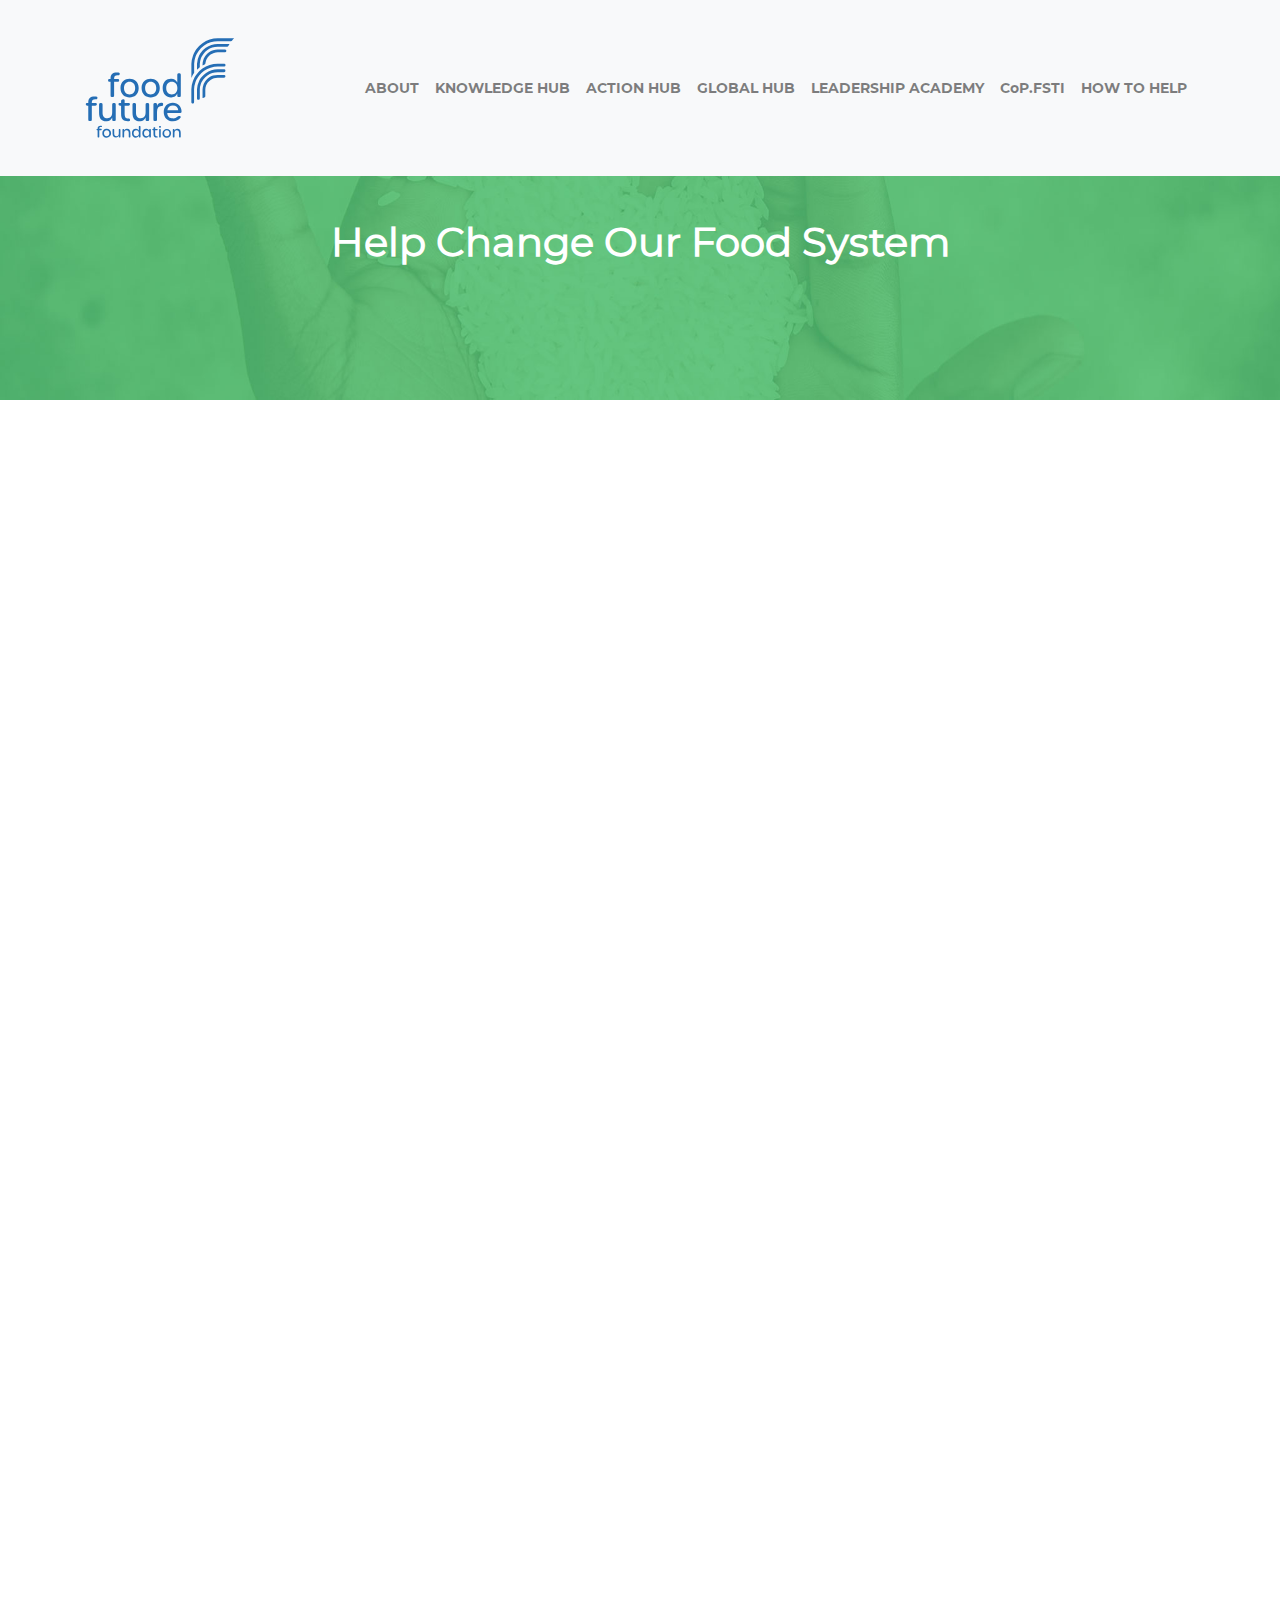
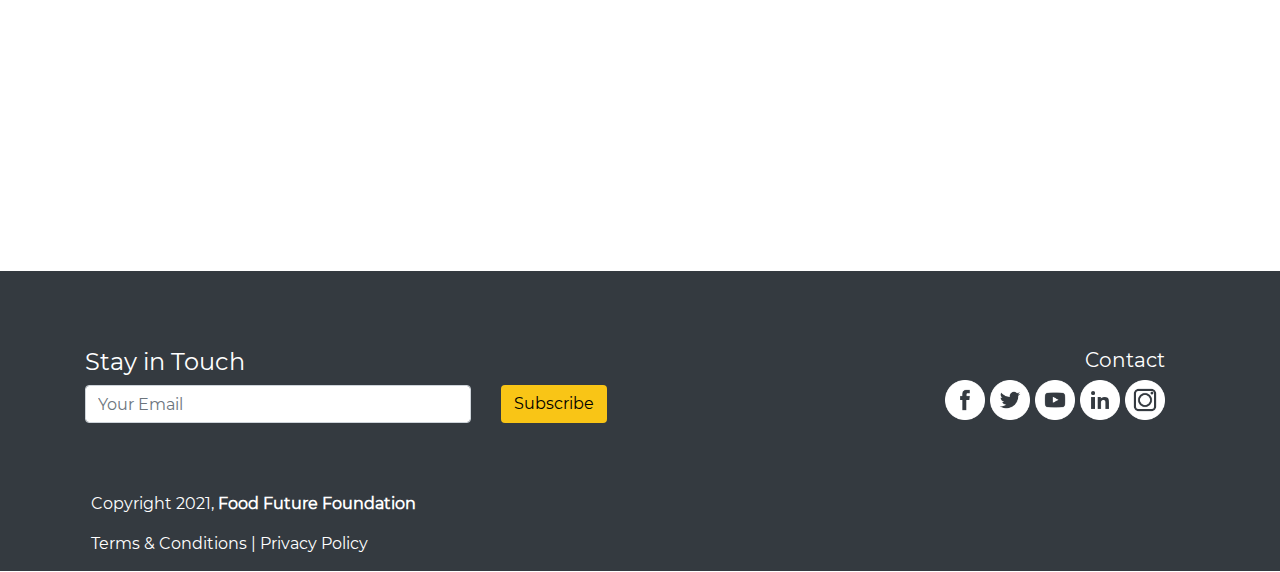
<file: pages/help-form.html>
<!DOCTYPE html>
<html>

<head>
    <title>Help-Form</title>
    <link rel="shortcut icon" href="../assests/images/favicon.png" type="image/png">
    <link rel="stylesheet" href="../assests/libs/bootstrap/css/bootstrap.min.css">
    <link rel="stylesheet" href="../css/style.css">

    <script src="../assests/libs/jquery/jquery.min.js"></script>
    <script src="../assests/libs/bootstrap/js/bootstrap.min.js"></script>
</head>

<body>
    <nav id="header" class="navbar navbar-expand-md bg-light navbar-light fixed-top">
        <div class="container">
            <a class="navbar-brand" href="../index.html">
                <img id="nav-logo" src="../assests/images/food-future-foundation-logo-01.svg" alt="Logo"
                    style="width: 150px; height: 150px;">
            </a>
            <button class="navbar-toggler" type="button" data-toggle="collapse" data-target="#collapsibleNavbar">
                <span class="navbar-toggler-icon"></span>
            </button>
            <div class="collapse navbar-collapse" id="collapsibleNavbar">
                <ul class="navbar-nav ml-auto">
                    <li class="nav-item">
                        <a class="nav-link" href="../pages/about.html">ABOUT</a>
                    </li>
                    <li class="nav-item">
                        <a class="nav-link" href="../pages/knowledge-hub.html">KNOWLEDGE HUB</a>
                    </li>
                    <li class="nav-item">
                        <a class="nav-link" href="../pages/action-hub.html">ACTION HUB</a>
                    </li>
                    <li class="nav-item">
                        <a class="nav-link" href="../pages/global-hub.html">GLOBAL HUB</a>
                    </li>
                    <li class="nav-item">
                        <a class="nav-link" href="../pages/leadership-academy.html">LEADERSHIP ACADEMY</a>
                    </li>
                    <li class="nav-item">
                        <a class="nav-link" href="../pages/copfsti.html">CoP.FSTI</a>
                    </li>
                    <li class="nav-item">
                        <a class="nav-link" href="../pages/help-form.html">HOW TO HELP</a>
                    </li>
                </ul>
            </div>
        </div>
    </nav>
    <div class="about-header">
        <div class="overlay">
            <div class="about-text">
                <h3 style="color: #fff; font-size: 40px !important;"><b>Help Change Our Food System
                    </b></h3>
            </div>
        </div>
    </div>
    <div class="about-content" style="margin-top: 5%;">
        <div class="container" style="text-align: center;">
            <iframe
                src="https://docs.google.com/forms/d/e/1FAIpQLSfo5tUkdUsy7unKHVidQAyxOwYoO6HEF2lpGJp3QlCmU6-4bQ/viewform?embedded=true"
                frameborder="0" height="1400" width="640"></iframe>
        </div>
    </div>

    <footer class="navbar navbar-expand-md bg-dark navbar-dark">
        <div class="container">
            <div class="row" style="width: 100%; margin-top:7%">
                <div class="col-md-6">
                    <h4 style="color: #fff;">Stay in Touch</h4>
                    <div class="row">
                        <div class="col-md-9">
                            <div class="form-group">
                                <input type="text" class="form-control" placeholder="Your Email">
                            </div>
                        </div>
                        <div class="col-md-3">
                            <button class="btn subscribe" type="button"> Subscribe</button>
                        </div>
                    </div>
                    <div class="row" style="width: 100%;color: #fff;">
                        <div style="margin-top: 10%; margin-left: 4%;">
                            <p>Copyright 2021, <b>Food Future Foundation</b></p>

                            <p><a style="color: #fff;" href="../pages/terms-conditions.html">Terms & Conditions</a> | <a
                                    style="color: #fff;" href="">Privacy
                                    Policy</a></p>
                        </div>
                    </div>
                </div>
                <div class="col-md-6">
                    <div class="contact">
                        <h5>Contact</h5>
                        <div class="social-links">
                            <ul class="social-ul">
                                <li class="social-li"><a href="http://"><img class="social-icons"
                                            src="../assests/images/icon-fb.png"></a></li>
                                <li class="social-li"><a href="http://"><img class="social-icons"
                                            src="../assests/images/icon-twtter.png"></a>
                                </li>
                                <li class="social-li"><a href="http://"><img class="social-icons"
                                            src="../assests/images/icon-youtube.png"></a>
                                </li>
                                <li class="social-li"><a href="http://"><img class="social-icons"
                                            src="../assests/images/icon-linkedin.png"></a></li>
                                <li class="social-li"><a href="http://"><img class="social-icons"
                                            src="../assests/images/instagram.png"></a>
                                </li>
                            </ul>
                        </div>
                    </div>
                </div>
            </div>
        </div>
    </footer>

    <script src="../js/index.js"></script>
</body>

</html>
</file>
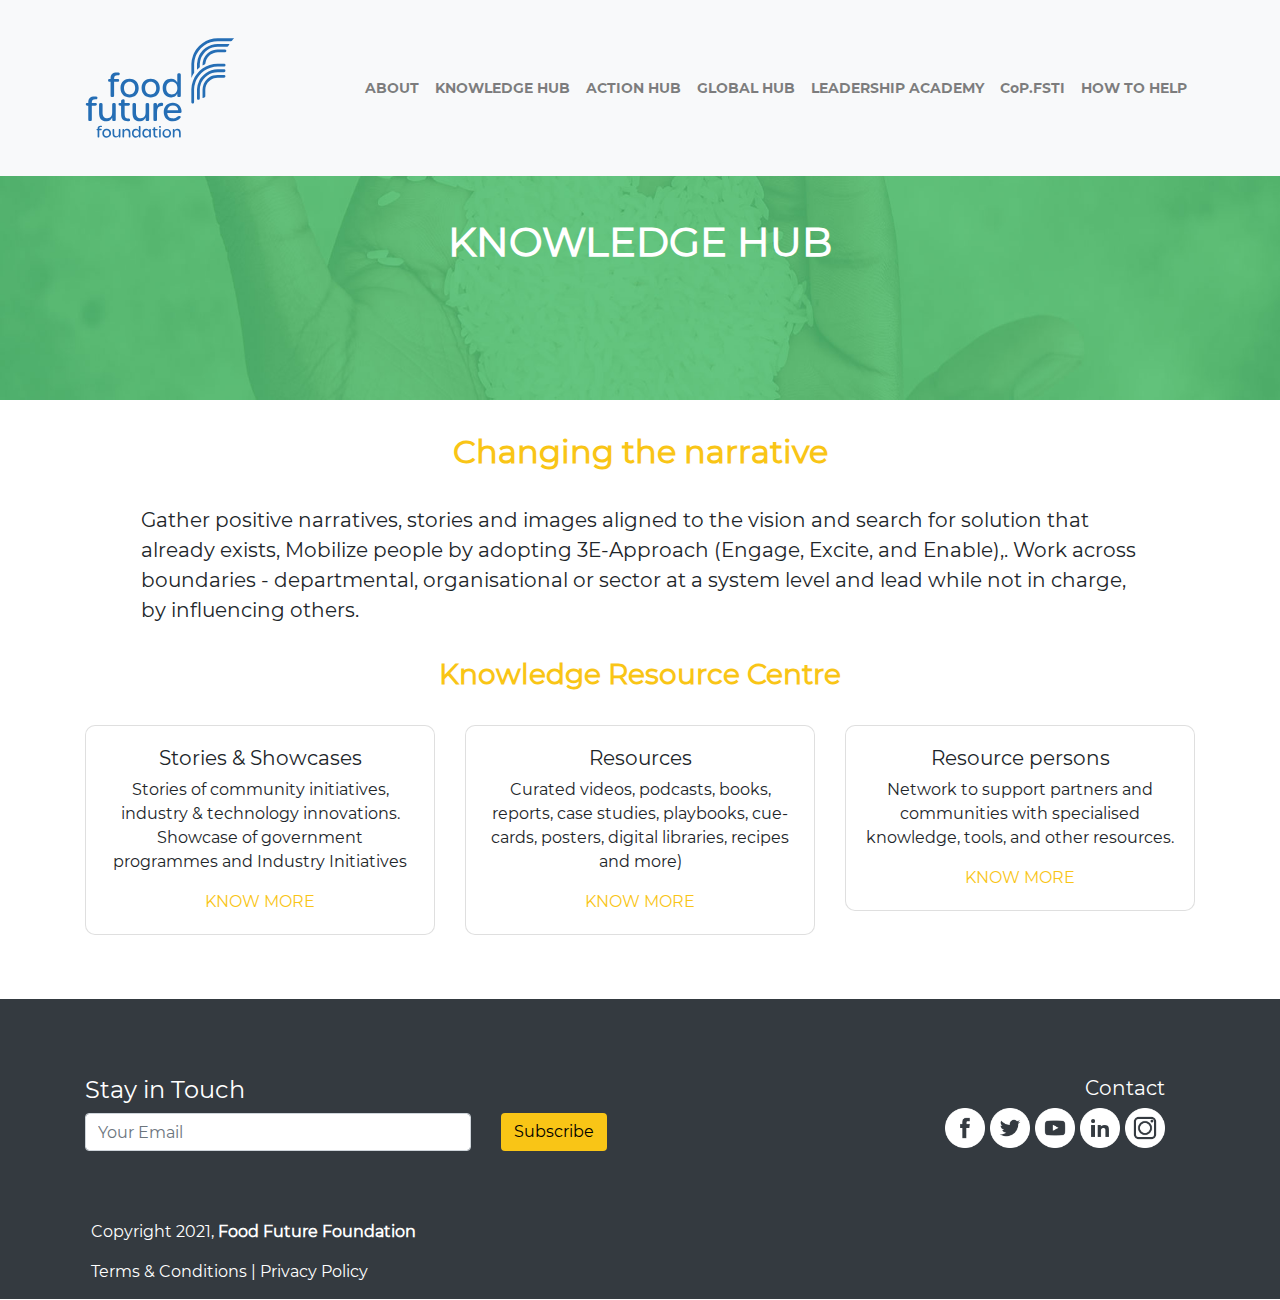
<file: pages/knowledge-hub.html>
<!DOCTYPE html>
<html>

<head>
    <title>KNOWLEDGE HUB</title>
    <link rel="shortcut icon" href="../assests/images/favicon.png" type="image/png">
    <link rel="stylesheet" href="../assests/libs/bootstrap/css/bootstrap.min.css">
    <link rel="stylesheet" href="../css/style.css">

    <script src="../assests/libs/jquery/jquery.min.js"></script>
    <script src="../assests/libs/bootstrap/js/bootstrap.min.js"></script>
</head>

<body>
    <nav id="header" class="navbar navbar-expand-md bg-light navbar-light fixed-top">
        <div class="container">
            <a class="navbar-brand" href="../index.html">
                <img id="nav-logo" src="../assests/images/food-future-foundation-logo-01.svg" alt="Logo"
                    style="width: 150px; height: 150px;">
            </a>
            <button class="navbar-toggler" type="button" data-toggle="collapse" data-target="#collapsibleNavbar">
                <span class="navbar-toggler-icon"></span>
            </button>
            <div class="collapse navbar-collapse" id="collapsibleNavbar">
                <ul class="navbar-nav ml-auto">
                    <li class="nav-item">
                        <a class="nav-link" href="../pages/about.html">ABOUT</a>
                    </li>
                    <li class="nav-item">
                        <a class="nav-link" href="../pages/knowledge-hub.html">KNOWLEDGE HUB</a>
                    </li>
                    <li class="nav-item">
                        <a class="nav-link" href="../pages/action-hub.html">ACTION HUB</a>
                    </li>
                    <li class="nav-item">
                        <a class="nav-link" href="../pages/global-hub.html">GLOBAL HUB</a>
                    </li>
                    <li class="nav-item">
                        <a class="nav-link" href="../pages/leadership-academy.html">LEADERSHIP ACADEMY</a>
                    </li>
                    <li class="nav-item">
                        <a class="nav-link" href="../pages/copfsti.html">CoP.FSTI</a>
                    </li>
                    <li class="nav-item">
                        <a class="nav-link" href="../pages/help-form.html">HOW TO HELP</a>
                    </li>
                </ul>
            </div>
        </div>
    </nav>
    <div class="about-header">
        <div class="overlay">
            <div class="about-text">
                <h3 style="color: #fff; font-size: 40px !important;"><b>KNOWLEDGE HUB</b></h3>
            </div>
        </div>
    </div>
    <div class="about-content">
        <div class="container">
            <h2 class="about-heading"><b>Changing the narrative</b></h2>
            <p class="about-data">Gather positive narratives, stories and images aligned to the vision and search for
                solution that already exists, Mobilize people by adopting 3E-Approach (Engage, Excite, and Enable),.
                Work across boundaries - departmental, organisational or sector at a system level and lead while not in
                charge, by influencing others. </p>
        </div>
    </div>

    <div class="stories">
        <div class="container">
            <h3 class="about-heading"><b>Knowledge Resource Centre</b></h3>

            <div class="row">
                <div class="col-md-4">
                    <div class="card">
                        <div class="card-body">
                            <h5>Stories & Showcases</h5>
                            <p>Stories of community initiatives, industry & technology innovations.
                                Showcase of government programmes and Industry Initiatives </p>
                            <a style="color: #f9c516;" href="http://">KNOW MORE</a>
                        </div>
                    </div>
                </div>
                <div class="col-md-4">
                    <div class="card">
                        <div class="card-body">
                            <h5>Resources</h5>
                            <p>Curated videos, podcasts, books, reports, case studies, playbooks, cue-cards, posters,
                                digital libraries, recipes and more)</p>
                            <a style="color: #f9c516;" href="http://">KNOW MORE</a>
                        </div>
                    </div>
                </div>
                <div class="col-md-4">
                    <div class="card">
                        <div class="card-body">
                            <h5>Resource persons </h5>
                            <p>Network to support partners and communities with specialised knowledge, tools, and other
                                resources.</p>
                            <a style="color: #f9c516;" href="http://">KNOW MORE</a>
                        </div>
                    </div>
                </div>
            </div>
        </div>
    </div>

    <footer class="navbar navbar-expand-md bg-dark navbar-dark">
        <div class="container">
            <div class="row" style="width: 100%; margin-top:7%">
                <div class="col-md-6">
                    <h4 style="color: #fff;">Stay in Touch</h4>
                    <div class="row">
                        <div class="col-md-9">
                            <div class="form-group">
                                <input type="text" class="form-control" placeholder="Your Email">
                            </div>
                        </div>
                        <div class="col-md-3">
                            <button class="btn subscribe" type="button"> Subscribe</button>
                        </div>
                    </div>
                    <div class="row" style="width: 100%;color: #fff;">
                        <div style="margin-top: 10%; margin-left: 4%;">
                            <p>Copyright 2021, <b>Food Future Foundation</b></p>

                            <p><a style="color: #fff;" href="../pages/terms-conditions.html">Terms & Conditions</a> | <a
                                    style="color: #fff;" href="">Privacy
                                    Policy</a></p>
                        </div>
                    </div>
                </div>
                <div class="col-md-6">
                    <div class="contact">
                        <h5>Contact</h5>
                        <div class="social-links">
                            <ul class="social-ul">
                                <li class="social-li"><a href="http://"><img class="social-icons"
                                            src="../assests/images/icon-fb.png"></a></li>
                                <li class="social-li"><a href="http://"><img class="social-icons"
                                            src="../assests/images/icon-twtter.png"></a>
                                </li>
                                <li class="social-li"><a href="http://"><img class="social-icons"
                                            src="../assests/images/icon-youtube.png"></a>
                                </li>
                                <li class="social-li"><a href="http://"><img class="social-icons"
                                            src="../assests/images/icon-linkedin.png"></a></li>
                                <li class="social-li"><a href="http://"><img class="social-icons"
                                            src="../assests/images/instagram.png"></a>
                                </li>
                            </ul>
                        </div>
                    </div>
                </div>
            </div>
        </div>
    </footer>

    <script src="../js/index.js"></script>
</body>

</html>
</file>
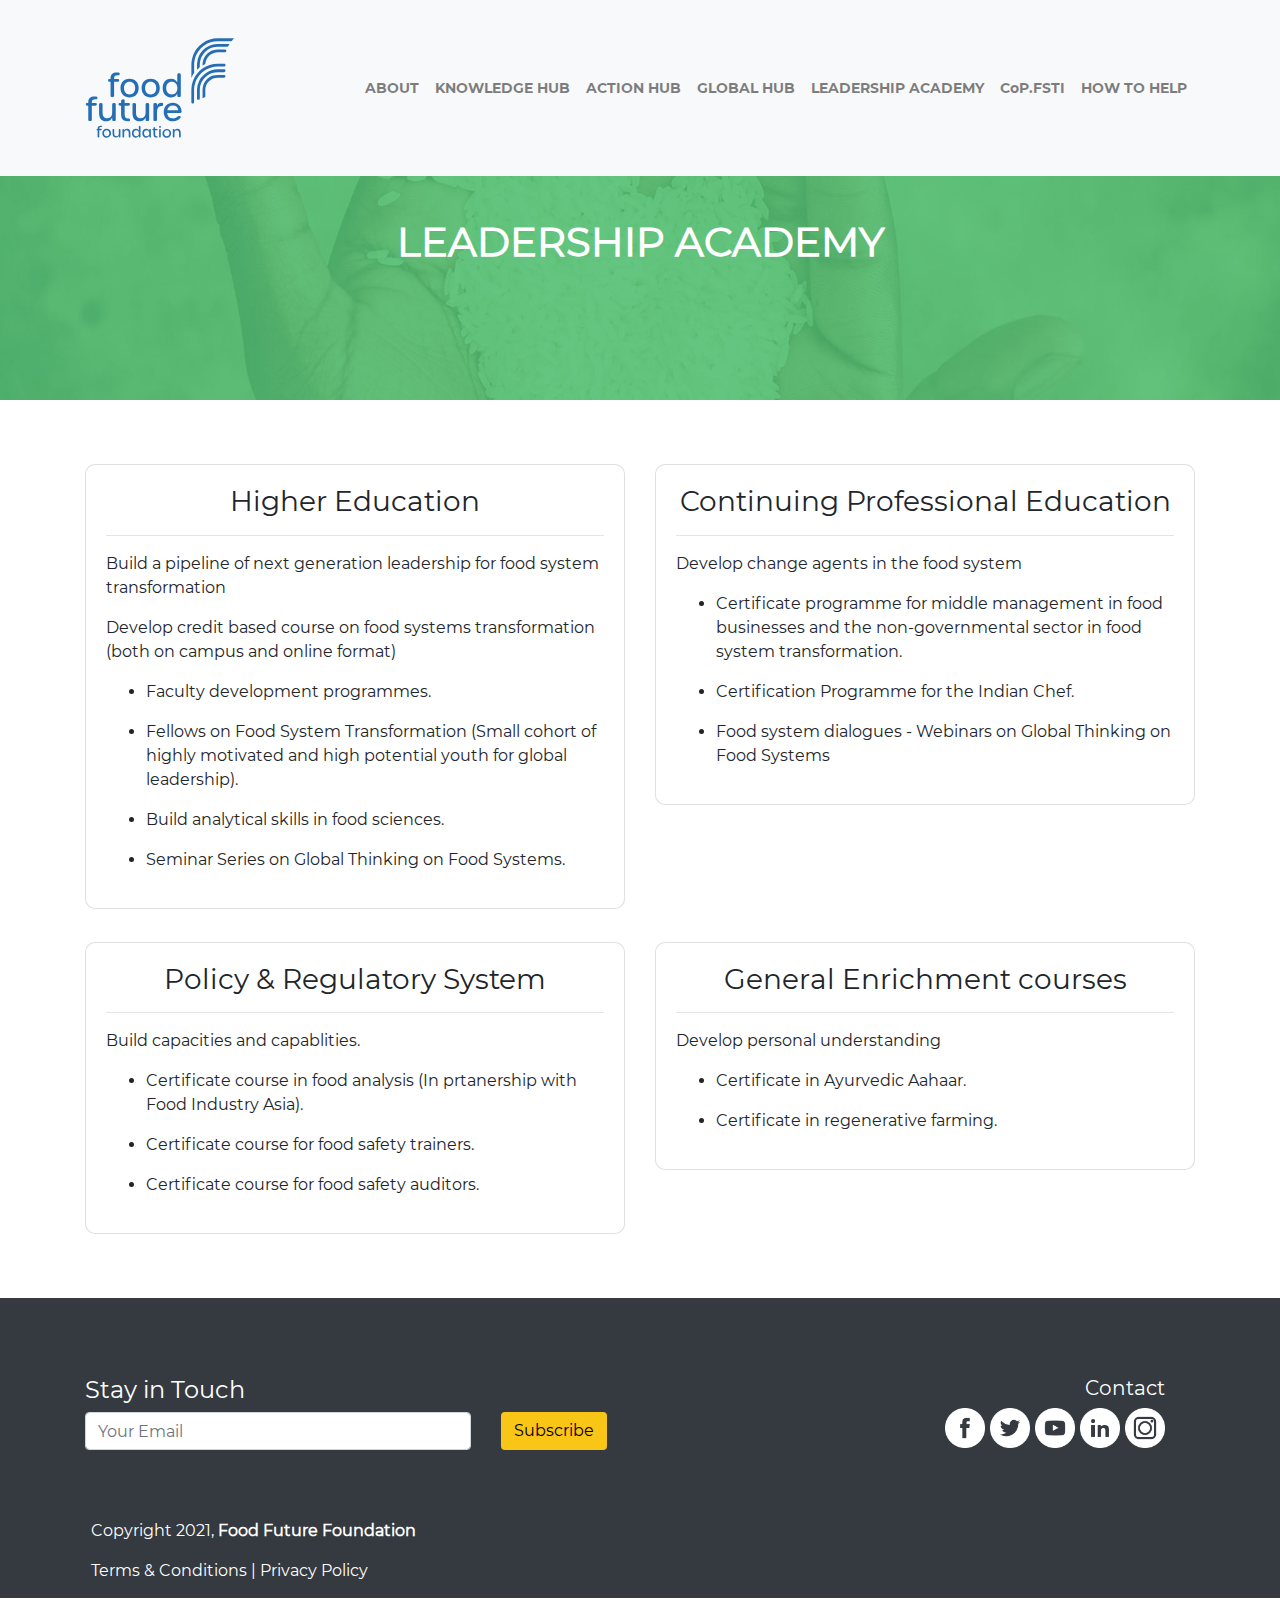
<file: pages/leadership-academy.html>
<!DOCTYPE html>
<html>

<head>
    <title>LEADERSHIP ACADEMY</title>
    <link rel="shortcut icon" href="../assests/images/favicon.png" type="image/png">
    <link rel="stylesheet" href="../assests/libs/bootstrap/css/bootstrap.min.css">
    <link rel="stylesheet" href="../css/style.css">

    <script src="../assests/libs/jquery/jquery.min.js"></script>
    <script src="../assests/libs/bootstrap/js/bootstrap.min.js"></script>
</head>

<body>
    <nav id="header" class="navbar navbar-expand-md bg-light navbar-light fixed-top">
        <div class="container">
            <a class="navbar-brand" href="../index.html">
                <img id="nav-logo" src="../assests/images/food-future-foundation-logo-01.svg" alt="Logo"
                    style="width: 150px; height: 150px;">
            </a>
            <button class="navbar-toggler" type="button" data-toggle="collapse" data-target="#collapsibleNavbar">
                <span class="navbar-toggler-icon"></span>
            </button>
            <div class="collapse navbar-collapse" id="collapsibleNavbar">
                <ul class="navbar-nav ml-auto">
                    <li class="nav-item">
                        <a class="nav-link" href="../pages/about.html">ABOUT</a>
                    </li>
                    <li class="nav-item">
                        <a class="nav-link" href="../pages/knowledge-hub.html">KNOWLEDGE HUB</a>
                    </li>
                    <li class="nav-item">
                        <a class="nav-link" href="../pages/action-hub.html">ACTION HUB</a>
                    </li>
                    <li class="nav-item">
                        <a class="nav-link" href="../pages/global-hub.html">GLOBAL HUB</a>
                    </li>
                    <li class="nav-item">
                        <a class="nav-link" href="../pages/leadership-academy.html">LEADERSHIP ACADEMY</a>
                    </li>
                    <li class="nav-item">
                        <a class="nav-link" href="../pages/copfsti.html">CoP.FSTI</a>
                    </li>
                    <li class="nav-item">
                        <a class="nav-link" href="../pages/help-form.html">HOW TO HELP</a>
                    </li>
                </ul>
            </div>
        </div>
    </nav>
    <div class="about-header">
        <div class="overlay">
            <div class="about-text">
                <h3 style="color: #fff; font-size: 40px !important;"><b>LEADERSHIP ACADEMY</b></h3>
            </div>
        </div>
    </div>
    <div class="action" style="margin-top: 5%;">
        <div class="container">
            <div class="row">
                <div class="col-md-6">
                    <div class="card">
                        <div class="card-body leadership-card">
                            <h3 class="leadership-head">Higher Education</h3>
                            <hr>
                            <p>Build a pipeline of next generation leadership for food system transformation</p>
                            <p>Develop credit based course on food systems transformation (both on campus and online
                                format)</p>
                            <ul>
                                <li>
                                    <p>Faculty development programmes.</p>
                                </li>
                                <li>
                                    <p>Fellows on Food System Transformation (Small cohort of highly motivated and high
                                        potential youth for global leadership).</p>
                                </li>
                                <li>
                                    <p>Build analytical skills in food sciences.</p>
                                </li>
                                <li>
                                    <p>Seminar Series on Global Thinking on Food Systems.</p>
                                </li>
                            </ul>
                        </div>
                    </div>
                </div>
                <div class="col-md-6">
                    <div class="card">
                        <div class="card-body leadership-card">
                            <h3 class="leadership-head">Continuing Professional Education</h3>
                            <hr>
                            <p>Develop change agents in the food system</p>
                            <ul>
                                <li>
                                    <p>Certificate programme for middle management in food businesses and the
                                        non-governmental sector in food system transformation. </p>
                                </li>
                                <li>
                                    <p>Certification Programme for the Indian Chef.</p>
                                </li>
                                <li>
                                    <p>Food system dialogues - Webinars on Global Thinking on Food Systems</p>
                                </li>
                            </ul>
                        </div>
                    </div>
                </div>
            </div>
            <div class="row" style="margin-top: 3%;">
                <div class="col-md-6">
                    <div class="card">
                        <div class="card-body leadership-card">
                            <h3 class="leadership-head">Policy & Regulatory System</h3>
                            <hr>
                            <p>Build capacities and capablities.</p>
                            <ul>
                                <li>
                                    <p>Certificate course in food analysis (In prtanership with Food Industry Asia).
                                    </p>
                                </li>
                                <li>
                                    <p>Certificate course for food safety trainers.</p>
                                </li>
                                <li>
                                    <p>Certificate course for food safety auditors.</p>
                                </li>
                            </ul>
                        </div>
                    </div>
                </div>
                <div class="col-md-6">
                    <div class="card">
                        <div class="card-body leadership-card">
                            <h3 class="leadership-head">General Enrichment courses</h3>
                            <hr>
                            <p>Develop personal understanding</p>
                            <ul>
                                <li>
                                    <p>Certificate in Ayurvedic Aahaar. </p>
                                </li>
                                <li>
                                    <p>Certificate in regenerative farming.</p>
                                </li>
                            </ul>
                        </div>
                    </div>
                </div>
            </div>
        </div>
    </div>

    <footer class="navbar navbar-expand-md bg-dark navbar-dark">
        <div class="container">
            <div class="row" style="width: 100%; margin-top:7%">
                <div class="col-md-6">
                    <h4 style="color: #fff;">Stay in Touch</h4>
                    <div class="row">
                        <div class="col-md-9">
                            <div class="form-group">
                                <input type="text" class="form-control" placeholder="Your Email">
                            </div>
                        </div>
                        <div class="col-md-3">
                            <button class="btn subscribe" type="button"> Subscribe</button>
                        </div>
                    </div>
                    <div class="row" style="width: 100%;color: #fff;">
                        <div style="margin-top: 10%; margin-left: 4%;">
                            <p>Copyright 2021, <b>Food Future Foundation</b></p>

                            <p><a style="color: #fff;" href="../pages/terms-conditions.html">Terms & Conditions</a> | <a
                                    style="color: #fff;" href="">Privacy
                                    Policy</a></p>
                        </div>
                    </div>
                </div>
                <div class="col-md-6">
                    <div class="contact">
                        <h5>Contact</h5>
                        <div class="social-links">
                            <ul class="social-ul">
                                <li class="social-li"><a href="http://"><img class="social-icons"
                                            src="../assests/images/icon-fb.png"></a></li>
                                <li class="social-li"><a href="http://"><img class="social-icons"
                                            src="../assests/images/icon-twtter.png"></a>
                                </li>
                                <li class="social-li"><a href="http://"><img class="social-icons"
                                            src="../assests/images/icon-youtube.png"></a>
                                </li>
                                <li class="social-li"><a href="http://"><img class="social-icons"
                                            src="../assests/images/icon-linkedin.png"></a></li>
                                <li class="social-li"><a href="http://"><img class="social-icons"
                                            src="../assests/images/instagram.png"></a>
                                </li>
                            </ul>
                        </div>
                    </div>
                </div>
            </div>
        </div>
    </footer>

    <script src="../js/index.js"></script>
</body>

</html>
</file>
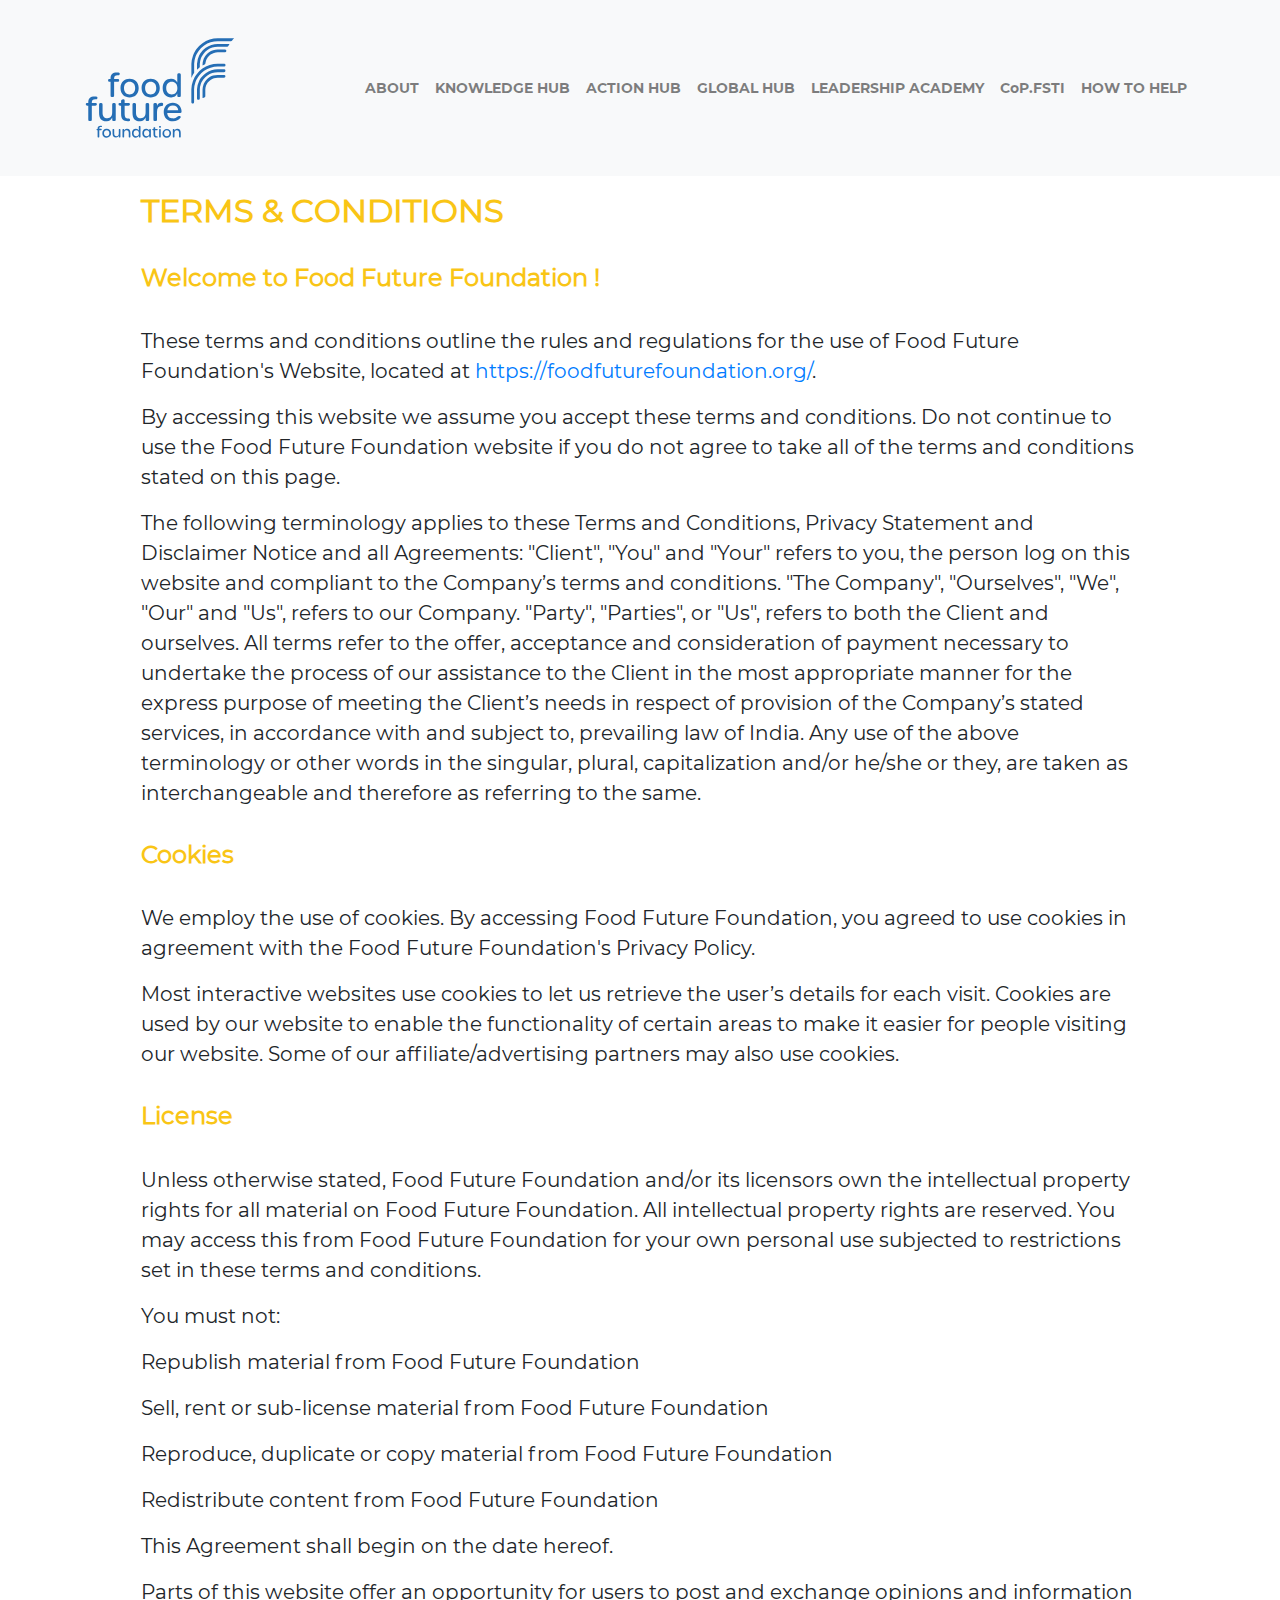
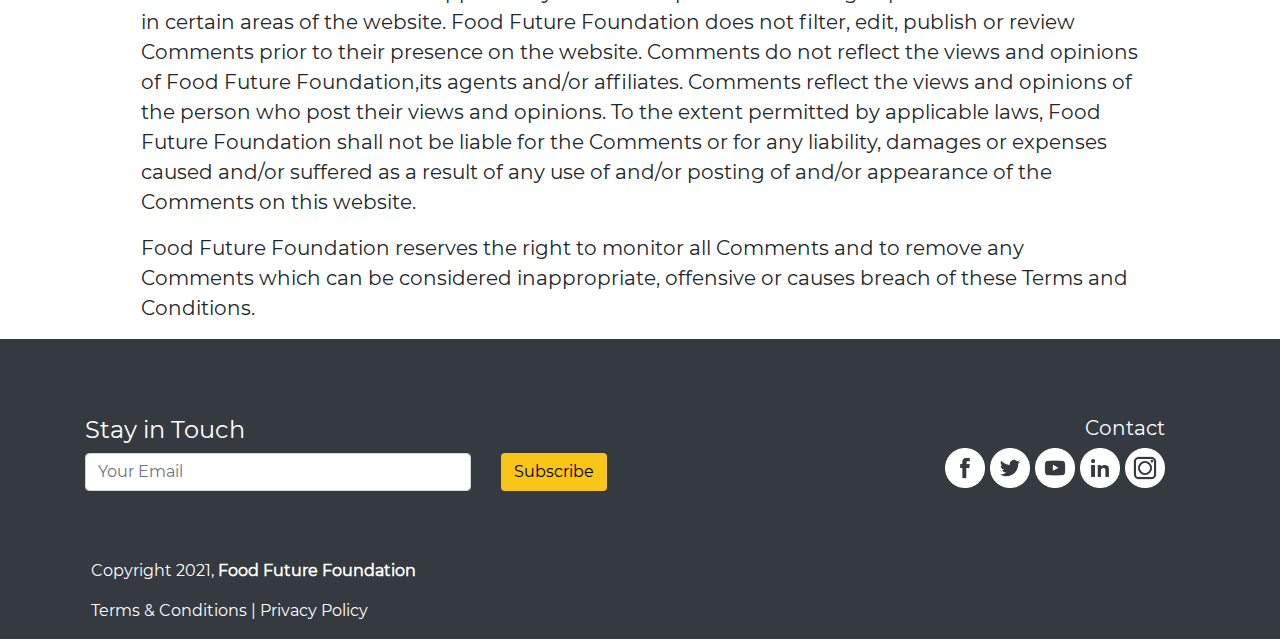
<file: pages/terms-conditions.html>
<!DOCTYPE html>
<html>

<head>
    <title>TERMS & CONDITIONS</title>
    <link rel="shortcut icon" href="../assests/images/favicon.png" type="image/png">
    <link rel="stylesheet" href="../assests/libs/bootstrap/css/bootstrap.min.css">
    <link rel="stylesheet" href="../css/style.css">

    <script src="../assests/libs/jquery/jquery.min.js"></script>
    <script src="../assests/libs/bootstrap/js/bootstrap.min.js"></script>
</head>

<body>
    <nav id="header" class="navbar navbar-expand-md bg-light navbar-light fixed-top">
        <div class="container">
            <a class="navbar-brand" href="../index.html">
                <img id="nav-logo" src="../assests/images/food-future-foundation-logo-01.svg" alt="Logo"
                    style="width: 150px; height: 150px;">
            </a>
            <button class="navbar-toggler" type="button" data-toggle="collapse" data-target="#collapsibleNavbar">
                <span class="navbar-toggler-icon"></span>
            </button>
            <div class="collapse navbar-collapse" id="collapsibleNavbar">
                <ul class="navbar-nav ml-auto">
                    <li class="nav-item">
                        <a class="nav-link" href="../pages/about.html">ABOUT</a>
                    </li>
                    <li class="nav-item">
                        <a class="nav-link" href="../pages/knowledge-hub.html">KNOWLEDGE HUB</a>
                    </li>
                    <li class="nav-item">
                        <a class="nav-link" href="../pages/action-hub.html">ACTION HUB</a>
                    </li>
                    <li class="nav-item">
                        <a class="nav-link" href="../pages/global-hub.html">GLOBAL HUB</a>
                    </li>
                    <li class="nav-item">
                        <a class="nav-link" href="../pages/leadership-academy.html">LEADERSHIP ACADEMY</a>
                    </li>
                    <li class="nav-item">
                        <a class="nav-link" href="../pages/copfsti.html">CoP.FSTI</a>
                    </li>
                    <li class="nav-item">
                        <a class="nav-link" href="../pages/help-form.html">HOW TO HELP</a>
                    </li>
                </ul>
            </div>
        </div>
    </nav>
    <div class="terms-content">
        <div class="container">
            <h2 class="terms-heading"><b>TERMS & CONDITIONS</b></h2>
            <h4 class="terms-heading"><b>Welcome to Food Future Foundation !</b></h4>
            <p class="terms-data">These terms and conditions outline the rules and regulations for the use of Food
                Future Foundation's Website, located at <a
                    href="https://foodfuturefoundation.org/">https://foodfuturefoundation.org/</a>.
            </p>
            <p class="terms-data">By accessing this website we assume you accept these terms and conditions. Do not
                continue to use the Food Future Foundation website if you do not agree to take all of the terms and
                conditions stated on this page.</p>
            <p class="terms-data">The following terminology applies to these Terms and Conditions, Privacy Statement and
                Disclaimer Notice and all Agreements: "Client", "You" and "Your" refers to you, the person log on this
                website and compliant to the Company’s terms and conditions. "The Company", "Ourselves", "We", "Our" and
                "Us", refers to our Company. "Party", "Parties", or "Us", refers to both the Client and ourselves. All
                terms refer to the offer, acceptance and consideration of payment necessary to undertake the process of
                our assistance to the Client in the most appropriate manner for the express purpose of meeting the
                Client’s needs in respect of provision of the Company’s stated services, in accordance with and subject
                to, prevailing law of India. Any use of the above terminology or other words in the singular, plural,
                capitalization and/or he/she or they, are taken as interchangeable and therefore as referring to the
                same. </p>
            <h4 class="terms-heading"><b>Cookies</b></h4>
            <p class="terms-data">We employ the use of cookies. By accessing Food Future Foundation, you agreed to use
                cookies in agreement with the Food Future Foundation's Privacy Policy. </p>
            <p class="terms-data">
                Most interactive websites use cookies to let us retrieve the user’s details for each visit. Cookies are
                used by our website to enable the functionality of certain areas to make it easier for people visiting
                our website. Some of our affiliate/advertising partners may also use cookies.

            </p>

            <h4 class="terms-heading"><b>License</b></h4>
            <p class="terms-data">Unless otherwise stated, Food Future Foundation and/or its licensors own the
                intellectual property rights for all material on Food Future Foundation. All intellectual property
                rights are reserved. You may access this from Food Future Foundation for your own personal use subjected
                to restrictions set in these terms and conditions.</p>
            <p class="terms-data">You must not:</p>
            <p class="terms-data">Republish material from Food Future Foundation</p>
            <p class="terms-data">Sell, rent or sub-license material from Food Future Foundation</p>
            <p class="terms-data">Reproduce, duplicate or copy material from Food Future Foundation</p>
            <p class="terms-data">Redistribute content from Food Future Foundation</p>
            <p class="terms-data">This Agreement shall begin on the date hereof.</p>
            <p class="terms-data">Parts of this website offer an opportunity for users to post and exchange opinions and
                information in certain areas of the website. Food Future Foundation does not filter, edit, publish or
                review Comments prior to their presence on the website. Comments do not reflect the views and opinions
                of Food Future Foundation,its agents and/or affiliates. Comments reflect the views and opinions of the
                person who post their views and opinions. To the extent permitted by applicable laws, Food Future
                Foundation shall not be liable for the Comments or for any liability, damages or expenses caused and/or
                suffered as a result of any use of and/or posting of and/or appearance of the Comments on this website.
            </p>
            <p class="terms-data">Food Future Foundation reserves the right to monitor all Comments and to remove any
                Comments which can be
                considered inappropriate, offensive or causes breach of these Terms and Conditions.</p>
        </div>
    </div>
    <footer class="navbar navbar-expand-md bg-dark navbar-dark">
        <div class="container">
            <div class="row" style="width: 100%; margin-top:7%">
                <div class="col-md-6">
                    <h4 style="color: #fff;">Stay in Touch</h4>
                    <div class="row">
                        <div class="col-md-9">
                            <div class="form-group">
                                <input type="text" class="form-control" placeholder="Your Email">
                            </div>
                        </div>
                        <div class="col-md-3">
                            <button class="btn subscribe" type="button"> Subscribe</button>
                        </div>
                    </div>
                    <div class="row" style="width: 100%;color: #fff;">
                        <div style="margin-top: 10%; margin-left: 4%;">
                            <p>Copyright 2021, <b>Food Future Foundation</b></p>

                            <p><a style="color: #fff;" href="">Terms & Conditions</a> | <a style="color: #fff;"
                                    href="">Privacy Policy</a></p>
                        </div>
                    </div>
                </div>
                <div class="col-md-6">
                    <div class="contact">
                        <h5>Contact</h5>
                        <div class="social-links">
                            <ul class="social-ul">
                                <li class="social-li"><a href="http://"><img class="social-icons"
                                            src="../assests/images/icon-fb.png"></a></li>
                                <li class="social-li"><a href="http://"><img class="social-icons"
                                            src="../assests/images/icon-twtter.png"></a>
                                </li>
                                <li class="social-li"><a href="http://"><img class="social-icons"
                                            src="../assests/images/icon-youtube.png"></a>
                                </li>
                                <li class="social-li"><a href="http://"><img class="social-icons"
                                            src="../assests/images/icon-linkedin.png"></a></li>
                                <li class="social-li"><a href="http://"><img class="social-icons"
                                            src="../assests/images/instagram.png"></a>
                                </li>
                            </ul>
                        </div>
                    </div>
                </div>
            </div>
        </div>
    </footer>

    <script src="../js/index.js"></script>
</body>

</html>
</file>
<file: css/style.css>
@font-face {
    font-family: "montserrat";
    src: url('../assests/fonts/Montserrat/Montserrat-Regular.ttf');
}
@font-face {
    font-family: "montserrat-bold";
    src: url("../assests/fonts/Montserrat/Montserrat-Bold.ttf");
}
body{
    overflow-x: hidden;
    font-family: "montserrat";
}

.main-header{
    background-image: url('../assests/images/bg.jpg');
    background-position: 50% 50%;
    background-size: cover;
    height: 100%;
    width: 100%;
    background-repeat: no-repeat;
}
.nav-link{
    font-family: "montserrat-bold" !important;
    font-size: 14px;
}
.nav-link:hover{
    color: #f9c516 !important;
}
#header{
    transition: 0.2s;
}
.overlay-container{
    padding-left: 5%;
    padding-right: 2%;
}
.overlay-data{
    padding-top: 15%;
}
.overlay-text{
    text-align: left;
    padding-top: 2%;
}
.banner-text{
    color: #fff;
    font-size: 25px;
    margin-top: 5%;
    letter-spacing: 2px;
}
.stats{
    margin-top: 5%;
    margin-bottom: 5%;
}
.streams{
    padding-top: 5%;
    background-color: #f7f8f9;
    padding-bottom: 5%;
}
.card-stream{
    height: 350px;
}
.stream-head{
    margin-top: 10%;
}
.stream-data{
    margin: 15%;
}

.partners{
    padding-top: 5%;
    padding-bottom: 5%;
    text-align: center;
}

.about-header{
    background-image: url('../assests/images/about.jpg');
    background-position: center;
    background-size: 100% 100%;
    height: 400px;
}
.about-text{
    padding-top: 17%;
    text-align: center;
}
.about-heading{
    color: #f9c516;
    text-align: center;
    margin-top: 3%;
    margin-bottom: 3%;
}
.about-data{
    font-size: 20px;
    margin-left: 5%;
    margin-right: 5%;
}

.stories{
    margin-bottom: 5%;
}
.terms-heading{
    color: #f9c516;
    text-align: left;
    margin-top: 3%;
    margin-bottom: 3%;
    margin-left: 5%;
}
.terms-content{
    margin-top:15%;
}
.terms-data{
    font-size: 20px;
    margin-left: 5%;
    margin-right: 5%;
}

footer{
    height: 300px;
}

.people-planet{
    padding-top: 5%;
    background-color: #f7f8f9;
    padding-bottom: 5%;
    text-align: center;
}
.people-planet-card{
    width: 120px !important; 
    height: 120px !important; 
    border-radius: 50% !important; 
    background-color: #f9c516 !important; 
    margin-left: 15% !important;
}
.people-planet-text{
    text-align:center;
    margin-top: 5%;
    font-family: "montserrat-bold";
    color: #f9c516;
}
.subscribe{
    background-color: #f9c516;
    color: #000;
}
.contact{
    text-align: right;
    color: #fff;
}
.social-ul{
    display: inline-flex;
    list-style-type: none;
}
.social-li{
    margin-left: 5px;
}
.social-icons{
    width: 40px;
    height: 40px;
}
.card{
    border-radius: 10px;
}
/* .card:hover{
    box-shadow: 8px 2px 8px 2px #888888;
    transition: 00.2s;
} */
.action{
    margin-bottom: 5%;
}
.card-body{
    text-align: center;
}
.leadership-card{
    text-align: left !important;
}
.leadership-head{
    text-align: center !important;
}

/* scroll bar */
::-webkit-scrollbar {
    width: 10px;
  }
  
  /* Track */
  ::-webkit-scrollbar-track {
    box-shadow: inset 0 0 5px grey;
    border-radius: 10px;
  }
  
  /* Handle */
  ::-webkit-scrollbar-thumb {
    background: #f9c516;
    border-radius: 10px;
  }
</file>
